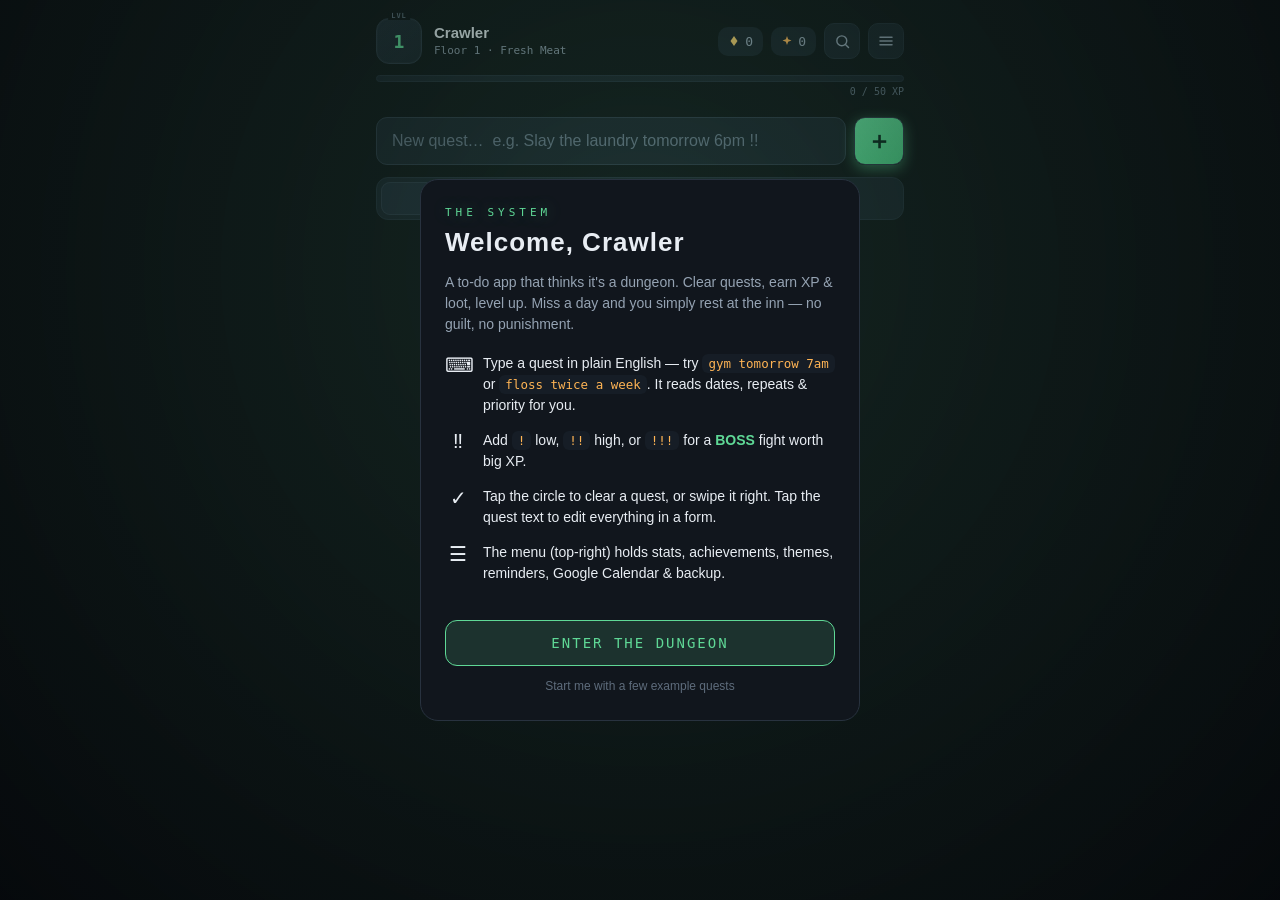
<file: index.html>
<!DOCTYPE html>
<html lang="en">
<head>
  <meta charset="UTF-8" />
  <meta name="viewport" content="width=device-width, initial-scale=1.0, viewport-fit=cover, maximum-scale=1.0, user-scalable=no" />
  <title>CRAWL — The System</title>
  <meta name="description" content="A dungeon-crawler to-do app. Clear your quests, earn loot, level up." />
  <meta name="theme-color" content="#0b0e12" />
  <meta name="mobile-web-app-capable" content="yes" />
  <meta name="apple-mobile-web-app-capable" content="yes" />
  <meta name="apple-mobile-web-app-status-bar-style" content="black-translucent" />
  <meta name="apple-mobile-web-app-title" content="Crawl" />
  <link rel="manifest" href="manifest.webmanifest" />
  <link rel="icon" type="image/png" sizes="32x32" href="icons/favicon-32.png" />
  <link rel="apple-touch-icon" href="icons/apple-touch-icon.png" />
  <link rel="stylesheet" href="styles.css" />
</head>
<body>
  <div id="app">
    <!-- THE SYSTEM HUD -->
    <header id="hud">
      <div class="hud-row">
        <div class="hud-id">
          <button id="avatar" class="avatar" title="Your stats" aria-label="Open stats">
            <span id="avatarLevel">1</span>
          </button>
          <div class="hud-meta">
            <div class="hud-name" id="crawlerName">Crawler</div>
            <div class="hud-title" id="crawlerTitle">Floor 1 · Fresh Meat</div>
          </div>
        </div>
        <div class="hud-stats">
          <div class="stat gold" id="goldStat" title="Gold">
            <span class="stat-ico"><svg viewBox="0 0 24 24" width="12" height="12" fill="currentColor"><path d="M12 2l7 10-7 10-7-10z"/></svg></span><span id="goldVal">0</span>
          </div>
          <div class="stat streak" id="streakStat" title="Daily streak">
            <span class="stat-ico"><svg viewBox="0 0 24 24" width="12" height="12" fill="currentColor"><path d="M12 2l2.3 6.6L21 11l-6.7 2.4L12 20l-2.3-6.6L3 11l6.7-2.4z"/></svg></span><span id="streakVal">0</span>
          </div>
          <button id="searchBtn" class="icon-btn" aria-label="Search quests"><svg viewBox="0 0 24 24" width="17" height="17" fill="none" stroke="currentColor" stroke-width="2" stroke-linecap="round"><circle cx="11" cy="11" r="7"/><line x1="20.5" y1="20.5" x2="16.5" y2="16.5"/></svg></button>
          <button id="menuBtn" class="icon-btn" aria-label="Menu"><svg viewBox="0 0 24 24" width="18" height="18" fill="none" stroke="currentColor" stroke-width="2" stroke-linecap="round"><line x1="4" y1="7" x2="20" y2="7"/><line x1="4" y1="12" x2="20" y2="12"/><line x1="4" y1="17" x2="20" y2="17"/></svg></button>
        </div>
      </div>
      <div class="xp-wrap" title="Experience">
        <div class="xp-bar"><div class="xp-fill" id="xpFill"></div></div>
        <div class="xp-label"><span id="xpText">0 / 50 XP</span></div>
      </div>
    </header>

    <!-- QUICK CAPTURE -->
    <form id="capture" autocomplete="off">
      <input id="captureInput" type="text" inputmode="text"
        placeholder="New quest…  e.g. Slay the laundry tomorrow 6pm !!"
        aria-label="Add a quest" />
      <button type="submit" id="addBtn" aria-label="Add quest">＋</button>
    </form>
    <div id="parsePreview" class="parse-preview" hidden></div>

    <div id="searchWrap" class="search-wrap" hidden>
      <input id="searchInput" type="search" placeholder="Search quests…" aria-label="Search quests" />
    </div>

    <!-- VIEW TABS -->
    <nav id="tabs">
      <button class="tab active" data-view="today">Today<span class="tab-count" id="count-today"></span></button>
      <button class="tab" data-view="upcoming">Upcoming<span class="tab-count" id="count-upcoming"></span></button>
      <button class="tab" data-view="backlog">Anytime<span class="tab-count" id="count-backlog"></span></button>
      <button class="tab" data-view="done">Cleared<span class="tab-count" id="count-done"></span></button>
    </nav>

    <!-- QUEST LIST -->
    <main id="list" aria-live="polite"></main>

    <div id="emptyState" class="empty" hidden></div>
  </div>

  <!-- Floating System log line -->
  <div id="systemLog" class="system-log" aria-live="polite"></div>

  <!-- Toast / loot popups -->
  <div id="toastStack" class="toast-stack"></div>

  <!-- Stats / achievements sheet -->
  <div id="sheet" class="sheet" hidden>
    <div class="sheet-card">
      <button id="sheetClose" class="sheet-close" aria-label="Close">✕</button>
      <div id="sheetBody"></div>
    </div>
  </div>

  <!-- Level-up overlay -->
  <div id="levelup" class="levelup" hidden>
    <div class="levelup-card">
      <div class="lu-flash">LEVEL UP</div>
      <div class="lu-num" id="luNum">2</div>
      <div class="lu-sub" id="luSub">The System acknowledges your effort. Barely.</div>
      <button id="luClose" class="lu-btn">Descend</button>
    </div>
  </div>

  <div id="editModal" class="edit-modal" hidden></div>
  <div id="intro" class="intro" hidden></div>

  <script src="app.js"></script>
</body>
</html>
</file>
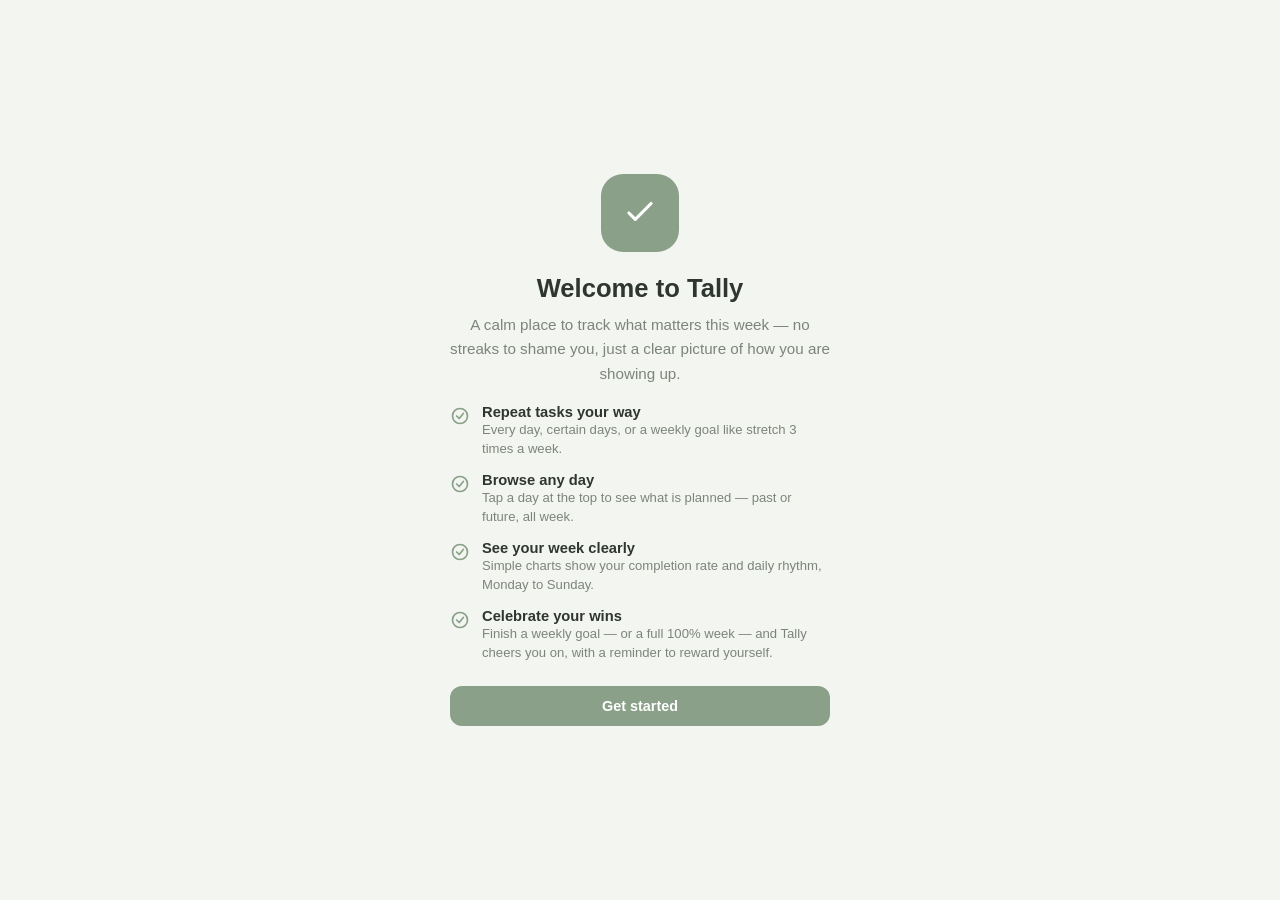
<file: tally/index.html>
<!DOCTYPE html>
<html lang="en">
<head>
  <meta charset="UTF-8" />
  <meta name="viewport" content="width=device-width, initial-scale=1.0, viewport-fit=cover, maximum-scale=1.0, user-scalable=no" />
  <title>Tally</title>
  <meta name="description" content="A calm personal task tracker — daily tasks, weekly goals, and clear charts. Monday to Sunday." />
  <meta name="theme-color" content="#7a8a7c" />
  <meta name="mobile-web-app-capable" content="yes" />
  <meta name="apple-mobile-web-app-capable" content="yes" />
  <meta name="apple-mobile-web-app-status-bar-style" content="default" />
  <meta name="apple-mobile-web-app-title" content="Tally" />
  <link rel="manifest" href="manifest.webmanifest" />
  <link rel="icon" type="image/png" sizes="32x32" href="icons/favicon-32.png" />
  <link rel="apple-touch-icon" href="icons/apple-touch-icon.png" />
  <link rel="stylesheet" href="styles.css" />
</head>
<body>
  <div id="app">
    <!-- HEADER -->
    <header id="top">
      <div class="top-row">
        <div class="top-greeting">
          <div class="greet" id="greet">Hello</div>
          <div class="subgreet" id="weekLabel">This week</div>
        </div>
        <div class="week-dots" id="weekDots" aria-label="Your week, Monday to Sunday"></div>
      </div>
    </header>

    <!-- VIEWS -->
    <main id="main">
      <section class="view" id="view-today" data-view="today"></section>
      <section class="view" id="view-tasks" data-view="tasks" hidden></section>
      <section class="view" id="view-stats" data-view="stats" hidden></section>
      <section class="view" id="view-settings" data-view="settings" hidden></section>
    </main>

    <!-- BOTTOM NAV -->
    <nav id="nav" aria-label="Main tabs">
      <button class="navbtn active" data-view="today" aria-label="Today">
        <svg viewBox="0 0 24 24" width="22" height="22" fill="none" stroke="currentColor" stroke-width="1.7" stroke-linecap="round" stroke-linejoin="round"><path d="M5 12l4 4 10-10"/></svg>
        <span>Today</span>
      </button>
      <button class="navbtn" data-view="tasks" aria-label="Tasks">
        <svg viewBox="0 0 24 24" width="22" height="22" fill="none" stroke="currentColor" stroke-width="1.7" stroke-linecap="round" stroke-linejoin="round"><line x1="8" y1="7" x2="20" y2="7"/><line x1="8" y1="12" x2="20" y2="12"/><line x1="8" y1="17" x2="20" y2="17"/><circle cx="4" cy="7" r="1.2"/><circle cx="4" cy="12" r="1.2"/><circle cx="4" cy="17" r="1.2"/></svg>
        <span>Tasks</span>
      </button>
      <button class="navbtn" data-view="stats" aria-label="Stats">
        <svg viewBox="0 0 24 24" width="22" height="22" fill="none" stroke="currentColor" stroke-width="1.7" stroke-linecap="round" stroke-linejoin="round"><line x1="6" y1="20" x2="6" y2="12"/><line x1="12" y1="20" x2="12" y2="6"/><line x1="18" y1="20" x2="18" y2="9"/></svg>
        <span>Stats</span>
      </button>
      <button class="navbtn" data-view="settings" aria-label="Settings">
        <svg viewBox="0 0 24 24" width="22" height="22" fill="none" stroke="currentColor" stroke-width="1.7" stroke-linecap="round" stroke-linejoin="round"><circle cx="12" cy="12" r="3.2"/><path d="M12 2v3M12 19v3M2 12h3M19 12h3M5 5l2 2M17 17l2 2M19 5l-2 2M7 17l-2 2"/></svg>
        <span>Settings</span>
      </button>
    </nav>
  </div>

  <!-- Floating add button -->
  <button id="fab" aria-label="Add a task">
    <svg viewBox="0 0 24 24" width="26" height="26" fill="none" stroke="currentColor" stroke-width="2" stroke-linecap="round"><line x1="12" y1="5" x2="12" y2="19"/><line x1="5" y1="12" x2="19" y2="12"/></svg>
  </button>

  <!-- Gentle toast -->
  <div id="toast" class="toast" aria-live="polite" hidden></div>

  <!-- Editor sheet (add / edit a task) -->
  <div id="sheet" class="sheet" hidden>
    <div class="sheet-card" role="dialog" aria-modal="true">
      <div class="sheet-grip"></div>
      <div id="sheetBody"></div>
    </div>
  </div>

  <!-- Suggestion / info popover -->
  <div id="infoPop" class="info-pop" hidden></div>

  <!-- Celebration + reward prompt -->
  <div id="celebrate" class="celebrate" hidden></div>

  <!-- Onboarding -->
  <div id="intro" class="intro" hidden></div>

  <script src="app.js"></script>
</body>
</html>
</file>
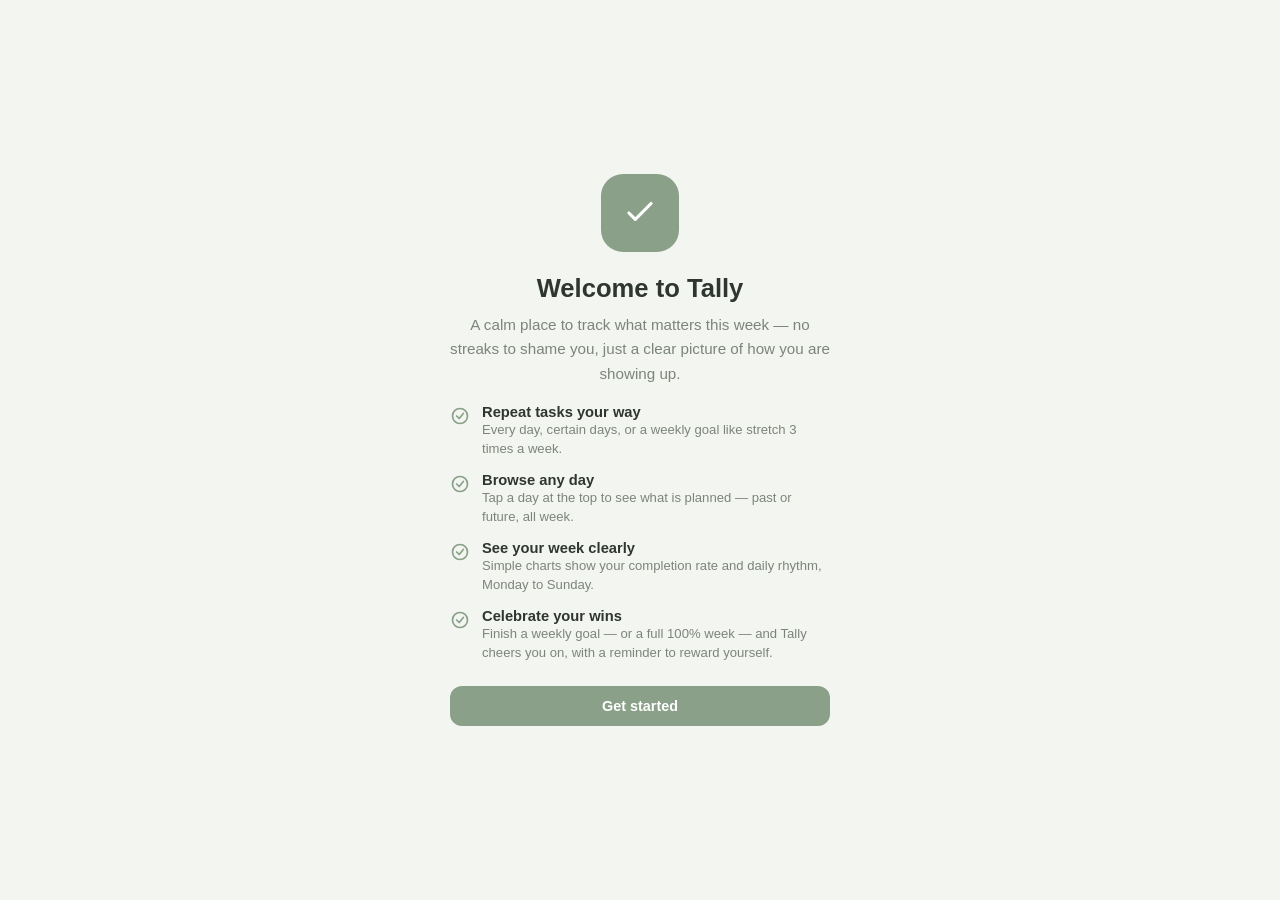
<file: tally/tally-standalone.html>
<!DOCTYPE html>
<html lang="en">
<head>
  <meta charset="UTF-8" />
  <meta name="viewport" content="width=device-width, initial-scale=1.0, viewport-fit=cover, maximum-scale=1.0, user-scalable=no" />
  <title>Tally</title>
  <meta name="description" content="A calm personal task tracker — daily tasks, weekly goals, and clear charts. Monday to Sunday." />
  <meta name="theme-color" content="#7a8a7c" />
  <meta name="mobile-web-app-capable" content="yes" />
  <meta name="apple-mobile-web-app-capable" content="yes" />
  <meta name="apple-mobile-web-app-status-bar-style" content="default" />
  <meta name="apple-mobile-web-app-title" content="Tally" />
  <link rel="icon" type="image/png" sizes="32x32" href="icons/favicon-32.png" />
  <link rel="apple-touch-icon" href="icons/apple-touch-icon.png" />
  <style>
/* ============================================================
   Tally — calm pastel task tracker
   ============================================================ */

/* ---- Theme palettes (pastel / neutral) ---- */
:root,
[data-theme="sage"] {
  --bg: #f3f5f0;
  --surface: #ffffff;
  --surface-2: #eef1ea;
  --text: #2f352f;
  --muted: #7c857b;
  --line: #e3e7df;
  --accent: #8aa088;
  --accent-soft: #dfe8dc;
  --accent-ink: #46553f;
  --ring-track: #e7ebe3;
}
[data-theme="sand"] {
  --bg: #f6f1e9;
  --surface: #fffdf9;
  --surface-2: #f0e9dc;
  --text: #3a342b;
  --muted: #8a8170;
  --line: #e8ddca;
  --accent: #c9a978;
  --accent-soft: #efe3cd;
  --accent-ink: #6f5a36;
  --ring-track: #ece3d2;
}
[data-theme="sky"] {
  --bg: #eef3f6;
  --surface: #ffffff;
  --surface-2: #e6edf2;
  --text: #2b333a;
  --muted: #76828c;
  --line: #dde6ec;
  --accent: #8bb0c9;
  --accent-soft: #dce9f1;
  --accent-ink: #3d5a6e;
  --ring-track: #e2eaf0;
}
[data-theme="blush"] {
  --bg: #f8f0f1;
  --surface: #fffafb;
  --surface-2: #f2e6e8;
  --text: #3a2f31;
  --muted: #8c787c;
  --line: #ecdadd;
  --accent: #d3a1aa;
  --accent-soft: #f0dde1;
  --accent-ink: #774953;
  --ring-track: #efe0e3;
}
[data-theme="lavender"] {
  --bg: #f3f1f7;
  --surface: #fffdff;
  --surface-2: #ebe7f1;
  --text: #322f3a;
  --muted: #807a8c;
  --line: #e3deec;
  --accent: #a99bc9;
  --accent-soft: #e5dff0;
  --accent-ink: #534873;
  --ring-track: #e6e1ee;
}
[data-theme="slate"] {
  --bg: #eef0f1;
  --surface: #ffffff;
  --surface-2: #e6e9eb;
  --text: #2f3336;
  --muted: #798084;
  --line: #dde1e3;
  --accent: #94a2a8;
  --accent-soft: #dfe5e7;
  --accent-ink: #455055;
  --ring-track: #e3e7e9;
}
[data-theme="charcoal"] {
  --bg: #20232a;
  --surface: #2a2e37;
  --surface-2: #313641;
  --text: #e7e9ee;
  --muted: #9aa1ad;
  --line: #3a3f4b;
  --accent: #9db8a6;
  --accent-soft: #34433a;
  --accent-ink: #cfe2d5;
  --ring-track: #3a3f4b;
}

* { box-sizing: border-box; -webkit-tap-highlight-color: transparent; }
html, body { margin: 0; padding: 0; height: 100%; }
[hidden] { display: none !important; }

body {
  font-family: -apple-system, BlinkMacSystemFont, "Segoe UI", Roboto, "Helvetica Neue", Arial, sans-serif;
  background: var(--bg);
  color: var(--text);
  -webkit-font-smoothing: antialiased;
  transition: background .3s ease, color .3s ease;
}

#app {
  max-width: 540px;
  margin: 0 auto;
  min-height: 100vh;
  padding: 0 16px calc(96px + env(safe-area-inset-bottom));
  display: flex;
  flex-direction: column;
}

/* ---- Header ---- */
#top { padding: calc(18px + env(safe-area-inset-top)) 2px 8px; }
.top-row { display: flex; align-items: flex-start; justify-content: space-between; gap: 12px; }
.greet { font-size: 1.45rem; font-weight: 700; letter-spacing: -.02em; }
.subgreet { font-size: .82rem; color: var(--muted); margin-top: 2px; }

.week-dots { display: flex; gap: 6px; padding-top: 6px; }
.wd { width: 28px; display: flex; flex-direction: column; align-items: center; gap: 4px; background: none; border: 0; padding: 2px 0; cursor: pointer; font: inherit; color: inherit; border-radius: 10px; }
.wd:active { transform: scale(.94); }
.wd-lbl { font-size: .6rem; color: var(--muted); font-weight: 600; text-transform: uppercase; letter-spacing: .04em; }
.wd-dot {
  width: 16px; height: 16px; border-radius: 50%;
  background: var(--surface-2); border: 1.5px solid var(--line);
  display: flex; align-items: center; justify-content: center;
}
.wd-dot.has { background: var(--accent-soft); border-color: var(--accent); }
.wd-dot.full { background: var(--accent); border-color: var(--accent); }
.wd-dot.today { box-shadow: 0 0 0 2px var(--bg), 0 0 0 3.5px var(--accent); }
.wd-dot.sel { transform: scale(1.18); border-color: var(--accent-ink); }
.wd:hover .wd-dot { border-color: var(--accent); }
.wd-dot svg { color: var(--accent-ink); }

/* selected-day banner */
.day-banner { display: flex; align-items: center; justify-content: space-between; gap: 10px; background: var(--accent-soft); color: var(--accent-ink); border-radius: 12px; padding: 9px 14px; margin: 6px 0 12px; font-size: .86rem; font-weight: 600; }
.daylink { background: none; border: 0; color: var(--accent-ink); font-weight: 700; font-size: .82rem; cursor: pointer; text-decoration: underline; }
.card.future { opacity: .62; }
.card.future .check { cursor: default; }

/* inline task emoji */
.ttl-ico { display: inline-block; margin-right: 7px; font-size: 1.05rem; line-height: 1; }

/* discreet info button */
.info-btn { flex: none; width: 32px; height: 32px; border-radius: 50%; border: 0; background: none; color: var(--muted); display: flex; align-items: center; justify-content: center; cursor: pointer; opacity: .5; transition: opacity .15s ease, color .15s ease; }
.info-btn:hover, .info-btn:active { opacity: 1; color: var(--accent-ink); }

/* suggestion popover */
.info-pop { position: fixed; inset: 0; z-index: 55; background: rgba(20,22,20,.34); display: flex; align-items: flex-end; justify-content: center; animation: fade .2s ease; }
.info-card { background: var(--bg); width: 100%; max-width: 540px; border-radius: 22px 22px 0 0; padding: 22px 20px calc(24px + env(safe-area-inset-bottom)); animation: slideup .26s cubic-bezier(.2,.8,.2,1); }
.info-head { display: flex; gap: 14px; align-items: center; margin-bottom: 14px; }
.info-emoji { flex: none; width: 52px; height: 52px; border-radius: 16px; background: var(--accent-soft); display: flex; align-items: center; justify-content: center; font-size: 1.7rem; }
.info-title { font-size: 1.1rem; font-weight: 700; }
.info-lead { font-size: .9rem; color: var(--accent-ink); margin-top: 2px; }
.info-points { margin: 0 0 18px; padding-left: 20px; }
.info-points li { font-size: .92rem; line-height: 1.55; color: var(--text); margin-bottom: 8px; }

/* ---- Views ---- */
#main { flex: 1; }
.view { animation: fade .25s ease; }
@keyframes fade { from { opacity: 0; transform: translateY(4px); } to { opacity: 1; transform: none; } }

.section-title {
  font-size: .76rem; font-weight: 700; color: var(--muted);
  text-transform: uppercase; letter-spacing: .06em;
  margin: 18px 4px 8px;
}
.section-title:first-child { margin-top: 6px; }

/* ---- Task cards ---- */
.card {
  background: var(--surface);
  border: 1px solid var(--line);
  border-radius: 16px;
  padding: 14px;
  margin-bottom: 10px;
  display: flex;
  align-items: center;
  gap: 13px;
  transition: transform .12s ease, box-shadow .2s ease, opacity .2s ease;
}
.card:active { transform: scale(.992); }

.check {
  flex: none;
  width: 28px; height: 28px;
  border-radius: 50%;
  border: 2px solid var(--line);
  background: var(--surface);
  display: flex; align-items: center; justify-content: center;
  cursor: pointer;
  color: #fff;
  transition: background .15s ease, border-color .15s ease, transform .15s ease;
}
.check svg { opacity: 0; transition: opacity .15s ease; }
.check.on { background: var(--accent); border-color: var(--accent); }
.check.on svg { opacity: 1; }
.check.count {
  font-size: .9rem; font-weight: 700; color: var(--accent-ink);
  background: var(--accent-soft); border-color: var(--accent-soft);
}

.card-body { flex: 1; min-width: 0; cursor: pointer; }
.card-title { font-size: 1rem; font-weight: 600; line-height: 1.25; }
.card.done .card-title { color: var(--muted); text-decoration: line-through; text-decoration-color: var(--line); }
.card-meta { display: flex; gap: 8px; align-items: center; margin-top: 5px; flex-wrap: wrap; }
.tag {
  font-size: .68rem; font-weight: 600; color: var(--muted);
  background: var(--surface-2); border-radius: 999px; padding: 2px 8px;
}
.tag.accent { color: var(--accent-ink); background: var(--accent-soft); }

/* inline progress bar inside a card */
.miniprog { margin-top: 8px; height: 6px; border-radius: 999px; background: var(--ring-track); overflow: hidden; }
.miniprog > span { display: block; height: 100%; background: var(--accent); border-radius: 999px; transition: width .3s ease; }

/* ---- Empty state ---- */
.empty { text-align: center; padding: 44px 24px; color: var(--muted); }
.empty .big { font-size: 2.2rem; margin-bottom: 10px; }
.empty .lead { font-size: 1rem; font-weight: 600; color: var(--text); margin-bottom: 4px; }
.empty .sub { font-size: .86rem; line-height: 1.5; }

/* ---- Bottom nav ---- */
#nav {
  position: fixed; left: 0; right: 0; bottom: 0;
  background: color-mix(in srgb, var(--surface) 88%, transparent);
  backdrop-filter: blur(12px);
  border-top: 1px solid var(--line);
  display: flex; justify-content: space-around;
  padding: 8px 6px calc(8px + env(safe-area-inset-bottom));
  z-index: 30;
}
.navbtn {
  flex: 1; background: none; border: 0; cursor: pointer;
  display: flex; flex-direction: column; align-items: center; gap: 3px;
  color: var(--muted); font-size: .66rem; font-weight: 600;
  padding: 4px; border-radius: 12px;
  transition: color .15s ease;
}
.navbtn.active { color: var(--accent-ink); }
.navbtn.active svg { color: var(--accent); }

/* ---- FAB ---- */
#fab {
  position: fixed; right: max(18px, calc(50% - 270px + 18px));
  bottom: calc(74px + env(safe-area-inset-bottom));
  width: 56px; height: 56px; border-radius: 18px;
  background: var(--accent); color: #fff; border: 0;
  box-shadow: 0 6px 18px color-mix(in srgb, var(--accent) 45%, transparent);
  display: flex; align-items: center; justify-content: center;
  cursor: pointer; z-index: 31;
  transition: transform .15s ease;
}
#fab:active { transform: scale(.92); }

/* ---- Stats ---- */
.stat-card {
  background: var(--surface); border: 1px solid var(--line);
  border-radius: 18px; padding: 18px; margin-bottom: 12px;
}
.stat-card h3 { margin: 0 0 2px; font-size: .95rem; }
.stat-card .hint { font-size: .78rem; color: var(--muted); margin: 0 0 14px; }
.ring-wrap { display: flex; align-items: center; gap: 18px; }
.ring-fig { flex: none; }
.ring-read { font-size: 2rem; font-weight: 800; letter-spacing: -.02em; }
.ring-sub { font-size: .82rem; color: var(--muted); }
.bigrow { display: flex; gap: 10px; }
.bigrow .stat-card { flex: 1; text-align: center; }
.bignum { font-size: 1.8rem; font-weight: 800; letter-spacing: -.02em; }
.biglbl { font-size: .72rem; color: var(--muted); margin-top: 2px; }

.bars { display: flex; align-items: flex-end; justify-content: space-between; gap: 8px; height: 120px; }
.bar-col { flex: 1; display: flex; flex-direction: column; align-items: center; gap: 6px; height: 100%; justify-content: flex-end; }
.bar { width: 70%; max-width: 26px; background: var(--accent); border-radius: 7px 7px 4px 4px; min-height: 4px; transition: height .4s ease; }
.bar.empty { background: var(--ring-track); }
.bar-lbl { font-size: .62rem; color: var(--muted); font-weight: 600; }
.bar-val { font-size: .62rem; color: var(--muted); }

.tprog { margin-bottom: 14px; }
.tprog:last-child { margin-bottom: 0; }
.tprog-top { display: flex; justify-content: space-between; font-size: .85rem; margin-bottom: 6px; }
.tprog-top .n { color: var(--muted); }
.tprog-bar { height: 8px; border-radius: 999px; background: var(--ring-track); overflow: hidden; }
.tprog-bar > span { display: block; height: 100%; background: var(--accent); border-radius: 999px; transition: width .4s ease; }

/* ---- Settings ---- */
.set-group { background: var(--surface); border: 1px solid var(--line); border-radius: 16px; margin-bottom: 14px; overflow: hidden; }
.set-row { display: flex; align-items: center; justify-content: space-between; gap: 12px; padding: 14px 16px; border-bottom: 1px solid var(--line); }
.set-row:last-child { border-bottom: 0; }
.set-row .lbl { font-size: .92rem; font-weight: 600; }
.set-row .sub { font-size: .76rem; color: var(--muted); margin-top: 2px; }
.set-row .lblwrap { min-width: 0; }

.themes { display: grid; grid-template-columns: repeat(4, 1fr); gap: 10px; padding: 14px 16px; }
.swatch { display: flex; flex-direction: column; align-items: center; gap: 5px; cursor: pointer; border: 0; background: none; }
.swatch .dot { width: 38px; height: 38px; border-radius: 12px; border: 2px solid var(--line); display: flex; align-items: center; justify-content: center; }
.swatch.sel .dot { border-color: var(--accent-ink); box-shadow: 0 0 0 2px var(--surface), 0 0 0 3.5px var(--accent); }
.swatch .nm { font-size: .66rem; color: var(--muted); font-weight: 600; }
.swatch .dot svg { color: #fff; opacity: 0; }
.swatch.sel .dot svg { opacity: 1; }

/* toggle switch */
.switch { position: relative; width: 46px; height: 28px; flex: none; }
.switch input { opacity: 0; width: 0; height: 0; }
.slider { position: absolute; inset: 0; background: var(--surface-2); border: 1px solid var(--line); border-radius: 999px; cursor: pointer; transition: background .2s ease; }
.slider::before { content: ""; position: absolute; width: 22px; height: 22px; left: 2px; top: 2px; background: #fff; border-radius: 50%; box-shadow: 0 1px 3px rgba(0,0,0,.2); transition: transform .2s ease; }
.switch input:checked + .slider { background: var(--accent); border-color: var(--accent); }
.switch input:checked + .slider::before { transform: translateX(18px); }

.btn {
  display: inline-flex; align-items: center; justify-content: center; gap: 8px;
  background: var(--accent); color: #fff; border: 0; border-radius: 12px;
  padding: 12px 16px; font-size: .9rem; font-weight: 700; cursor: pointer;
  transition: transform .12s ease, filter .15s ease;
}
.btn:active { transform: scale(.97); }
.btn.ghost { background: var(--surface-2); color: var(--text); }
.btn.block { display: flex; width: 100%; }
.btn.danger { background: none; color: #b4524f; border: 1px solid var(--line); }
.time-input, .text-input {
  background: var(--surface-2); border: 1px solid var(--line); color: var(--text);
  border-radius: 10px; padding: 9px 11px; font-size: .9rem; font-family: inherit;
}
.about { font-size: .8rem; color: var(--muted); line-height: 1.55; padding: 4px 4px 0; }

/* ---- Sheet (editor) ---- */
.sheet {
  position: fixed; inset: 0; z-index: 50;
  background: rgba(20,22,20,.34);
  display: flex; align-items: flex-end; justify-content: center;
  animation: fade .2s ease;
}
.sheet-card {
  background: var(--bg); width: 100%; max-width: 540px;
  border-radius: 22px 22px 0 0; padding: 10px 18px calc(24px + env(safe-area-inset-bottom));
  max-height: 92vh; overflow-y: auto;
  animation: slideup .26s cubic-bezier(.2,.8,.2,1);
}
@keyframes slideup { from { transform: translateY(100%); } to { transform: none; } }
.sheet-grip { width: 40px; height: 4px; border-radius: 999px; background: var(--line); margin: 4px auto 14px; }
.sheet h2 { margin: 0 0 16px; font-size: 1.2rem; }
.field { margin-bottom: 16px; }
.field > label { display: block; font-size: .78rem; font-weight: 700; color: var(--muted); text-transform: uppercase; letter-spacing: .05em; margin-bottom: 7px; }
.field input[type="text"], .field input[type="number"], .field input[type="time"], .field textarea {
  width: 100%; background: var(--surface); border: 1px solid var(--line); color: var(--text);
  border-radius: 12px; padding: 13px; font-size: 1rem; font-family: inherit;
}
.field textarea { resize: vertical; min-height: 60px; }

.chips { display: flex; flex-wrap: wrap; gap: 8px; }
.chip {
  border: 1px solid var(--line); background: var(--surface); color: var(--text);
  border-radius: 999px; padding: 9px 14px; font-size: .86rem; font-weight: 600; cursor: pointer;
  transition: all .12s ease;
}
.chip.on { background: var(--accent); border-color: var(--accent); color: #fff; }
.daychip { width: 40px; height: 40px; border-radius: 50%; padding: 0; display: inline-flex; align-items: center; justify-content: center; }

.type-grid { display: grid; grid-template-columns: 1fr 1fr; gap: 8px; }
.type-opt {
  border: 1px solid var(--line); background: var(--surface); border-radius: 14px;
  padding: 12px; cursor: pointer; text-align: left; transition: all .12s ease;
}
.type-opt.on { border-color: var(--accent); background: var(--accent-soft); }
.type-opt .t { font-size: .9rem; font-weight: 700; }
.type-opt .d { font-size: .72rem; color: var(--muted); margin-top: 3px; line-height: 1.35; }
.type-opt.on .d { color: var(--accent-ink); }

.stepper { display: inline-flex; align-items: center; gap: 14px; }
.stepper button { width: 40px; height: 40px; border-radius: 12px; border: 1px solid var(--line); background: var(--surface); font-size: 1.3rem; cursor: pointer; color: var(--text); }
.stepper .val { font-size: 1.3rem; font-weight: 800; min-width: 28px; text-align: center; }

.sheet-actions { display: flex; gap: 10px; margin-top: 8px; }
.sheet-actions .btn { flex: 1; }

/* ---- Toast ---- */
.toast {
  position: fixed; left: 50%; transform: translateX(-50%);
  bottom: calc(92px + env(safe-area-inset-bottom));
  background: var(--accent-ink); color: #fff;
  padding: 11px 18px; border-radius: 999px; font-size: .86rem; font-weight: 600;
  z-index: 60; box-shadow: 0 6px 20px rgba(0,0,0,.18);
  animation: toastin .25s ease;
}
@keyframes toastin { from { opacity: 0; transform: translate(-50%, 8px); } to { opacity: 1; transform: translateX(-50%); } }

/* ---- Onboarding ---- */
.intro { position: fixed; inset: 0; z-index: 70; background: var(--bg); display: flex; align-items: center; justify-content: center; padding: 28px; }
.intro-card { max-width: 380px; text-align: center; }
.intro-mark { width: 78px; height: 78px; border-radius: 22px; background: var(--accent); display: flex; align-items: center; justify-content: center; margin: 0 auto 22px; }
.intro h1 { font-size: 1.6rem; margin: 0 0 10px; }
.intro p { color: var(--muted); line-height: 1.6; font-size: .95rem; margin: 0 0 14px; }
.intro .feats { text-align: left; margin: 18px 0 24px; }
.intro .feat { display: flex; gap: 12px; align-items: flex-start; margin-bottom: 14px; }
.intro .feat svg { flex: none; color: var(--accent); margin-top: 2px; }
.intro .feat b { display: block; font-size: .92rem; }
.intro .feat span { font-size: .82rem; color: var(--muted); line-height: 1.45; }

@media (prefers-reduced-motion: reduce) {
  * { animation: none !important; transition: none !important; }
}

/* read-only calendar events */
.cal-event { background: var(--surface-2); }
.cal-ico { flex: none; width: 28px; height: 28px; border-radius: 9px; background: var(--accent-soft); display: flex; align-items: center; justify-content: center; font-size: 1rem; }

/* celebration + reward prompt */
.celebrate { position: fixed; inset: 0; z-index: 75; background: rgba(20,22,20,.42); display: flex; align-items: center; justify-content: center; padding: 24px; animation: fade .2s ease; }
.celebrate-card { background: var(--bg); width: 100%; max-width: 400px; border-radius: 24px; padding: 30px 24px 24px; text-align: center; animation: pop .3s cubic-bezier(.2,.9,.3,1.2); }
@keyframes pop { from { transform: scale(.92); opacity: 0; } to { transform: none; opacity: 1; } }
.celebrate-emoji { font-size: 3.4rem; line-height: 1; margin-bottom: 10px; animation: bounceIn .5s ease; }
@keyframes bounceIn { 0% { transform: scale(0); } 60% { transform: scale(1.25); } 100% { transform: scale(1); } }
.celebrate-title { font-size: 1.35rem; margin: 0 0 8px; }
.celebrate-body { font-size: .95rem; color: var(--text); line-height: 1.55; margin: 0 0 16px; }
.reward-callout { display: flex; gap: 11px; align-items: flex-start; text-align: left; background: var(--accent-soft); color: var(--accent-ink); border-radius: 14px; padding: 13px 14px; font-size: .9rem; font-weight: 600; line-height: 1.45; margin-bottom: 14px; }
.reward-ico { font-size: 1.25rem; line-height: 1.2; }
.celebrate-why { font-size: .82rem; color: var(--muted); line-height: 1.55; text-align: left; margin: 0 0 20px; }
.reward-hint { font-size: .78rem; color: var(--muted); line-height: 1.5; margin-top: 14px; padding-top: 14px; border-top: 1px solid var(--line); }

/* date pickers + date tags */
.date-row { display: flex; gap: 10px; }
.date-col { flex: 1; display: flex; flex-direction: column; gap: 5px; }
.date-lbl { font-size: .72rem; font-weight: 700; color: var(--muted); text-transform: uppercase; letter-spacing: .04em; }
.date-col input[type="date"] { width: 100%; background: var(--surface); border: 1px solid var(--line); color: var(--text); border-radius: 12px; padding: 11px; font-size: .95rem; font-family: inherit; }
.tag.overdue { color: #b4524f; background: color-mix(in srgb, #b4524f 13%, transparent); font-weight: 700; }

/* smart suggestions (AI) */
.ai-loading { font-size: .9rem; color: var(--muted); padding: 4px 2px; }
.ai-card { background: var(--accent-soft); border-radius: 14px; padding: 14px; }
.ai-text { font-size: .95rem; line-height: 1.6; color: var(--accent-ink); }
.ai-badge { display: inline-flex; align-items: center; gap: 6px; margin-top: 12px; background: var(--surface); color: var(--accent-ink); border-radius: 999px; padding: 5px 11px; font-size: .72rem; font-weight: 700; }

/* proactive check-in + AI editor controls + feedback */
.proactive { background: var(--accent-soft); border-radius: 16px; padding: 14px; margin-bottom: 12px; }
.pro-row { display: flex; gap: 10px; align-items: flex-start; }
.pro-ico { font-size: 1.3rem; line-height: 1.1; }
.pro-text { font-size: .92rem; line-height: 1.5; color: var(--accent-ink); }
.pro-acts { display: flex; gap: 8px; margin-top: 12px; }
.pro-acts .btn { flex: 1; }
.ai-row { display: flex; gap: 8px; margin-top: 8px; }
.ai-row .btn { flex: 1; }
.fb-text { width: 100%; min-height: 96px; background: var(--surface); border: 1px solid var(--line); color: var(--text); border-radius: 12px; padding: 12px; font-size: 1rem; font-family: inherit; resize: vertical; margin-bottom: 14px; }

/* multi-question help chips + wrapped AI text */
.help-chips { display: flex; flex-wrap: wrap; gap: 8px; }
.help-chips .chip { font-size: .85rem; }
.ai-text { white-space: pre-wrap; }

.ai-row { flex-wrap: wrap; }
.ai-row .btn { flex: 1 1 30%; }

/* ---- advanced Stats coach ---- */
.insights { display: flex; flex-direction: column; gap: 6px; margin: 8px 0 4px; }
.insight { font-size: .9rem; color: var(--text); background: var(--surface-2); border-radius: 10px; padding: 8px 11px; line-height: 1.4; }
.ask-wrap { display: flex; gap: 8px; margin-top: 10px; }
.ask-input { flex: 1; min-width: 0; border: 1px solid var(--line); background: var(--surface); color: var(--text); border-radius: 12px; padding: 10px 12px; font: inherit; font-size: .92rem; }
.ask-input:focus { outline: none; border-color: var(--accent); }
.ask-wrap .btn { flex: none; }
.ai-q { font-size: .82rem; color: var(--muted); font-weight: 600; margin-bottom: 6px; }

.ai-refresh { color: var(--accent-ink); text-decoration: underline; cursor: pointer; }

.ai-hint { font-size: .72rem; color: var(--muted); margin-top: 7px; line-height: 1.4; }

</style>
</head>
<body>
  <div id="app">
    <!-- HEADER -->
    <header id="top">
      <div class="top-row">
        <div class="top-greeting">
          <div class="greet" id="greet">Hello</div>
          <div class="subgreet" id="weekLabel">This week</div>
        </div>
        <div class="week-dots" id="weekDots" aria-label="Your week, Monday to Sunday"></div>
      </div>
    </header>

    <!-- VIEWS -->
    <main id="main">
      <section class="view" id="view-today" data-view="today"></section>
      <section class="view" id="view-tasks" data-view="tasks" hidden></section>
      <section class="view" id="view-stats" data-view="stats" hidden></section>
      <section class="view" id="view-settings" data-view="settings" hidden></section>
    </main>

    <!-- BOTTOM NAV -->
    <nav id="nav" aria-label="Main tabs">
      <button class="navbtn active" data-view="today" aria-label="Today">
        <svg viewBox="0 0 24 24" width="22" height="22" fill="none" stroke="currentColor" stroke-width="1.7" stroke-linecap="round" stroke-linejoin="round"><path d="M5 12l4 4 10-10"/></svg>
        <span>Today</span>
      </button>
      <button class="navbtn" data-view="tasks" aria-label="Tasks">
        <svg viewBox="0 0 24 24" width="22" height="22" fill="none" stroke="currentColor" stroke-width="1.7" stroke-linecap="round" stroke-linejoin="round"><line x1="8" y1="7" x2="20" y2="7"/><line x1="8" y1="12" x2="20" y2="12"/><line x1="8" y1="17" x2="20" y2="17"/><circle cx="4" cy="7" r="1.2"/><circle cx="4" cy="12" r="1.2"/><circle cx="4" cy="17" r="1.2"/></svg>
        <span>Tasks</span>
      </button>
      <button class="navbtn" data-view="stats" aria-label="Stats">
        <svg viewBox="0 0 24 24" width="22" height="22" fill="none" stroke="currentColor" stroke-width="1.7" stroke-linecap="round" stroke-linejoin="round"><line x1="6" y1="20" x2="6" y2="12"/><line x1="12" y1="20" x2="12" y2="6"/><line x1="18" y1="20" x2="18" y2="9"/></svg>
        <span>Stats</span>
      </button>
      <button class="navbtn" data-view="settings" aria-label="Settings">
        <svg viewBox="0 0 24 24" width="22" height="22" fill="none" stroke="currentColor" stroke-width="1.7" stroke-linecap="round" stroke-linejoin="round"><circle cx="12" cy="12" r="3.2"/><path d="M12 2v3M12 19v3M2 12h3M19 12h3M5 5l2 2M17 17l2 2M19 5l-2 2M7 17l-2 2"/></svg>
        <span>Settings</span>
      </button>
    </nav>
  </div>

  <!-- Floating add button -->
  <button id="fab" aria-label="Add a task">
    <svg viewBox="0 0 24 24" width="26" height="26" fill="none" stroke="currentColor" stroke-width="2" stroke-linecap="round"><line x1="12" y1="5" x2="12" y2="19"/><line x1="5" y1="12" x2="19" y2="12"/></svg>
  </button>

  <!-- Gentle toast -->
  <div id="toast" class="toast" aria-live="polite" hidden></div>

  <!-- Editor sheet (add / edit a task) -->
  <div id="sheet" class="sheet" hidden>
    <div class="sheet-card" role="dialog" aria-modal="true">
      <div class="sheet-grip"></div>
      <div id="sheetBody"></div>
    </div>
  </div>

  <!-- Suggestion / info popover -->
  <div id="infoPop" class="info-pop" hidden></div>

  <!-- Celebration + reward prompt -->
  <div id="celebrate" class="celebrate" hidden></div>

  <!-- Onboarding -->
  <div id="intro" class="intro" hidden></div>

  <script>
/* ============================================================
   Tally — calm personal task tracker.  Vanilla JS, no deps.
   ============================================================ */

const STORE_KEY = 'tally.v1';
const THEMES = ['sage', 'sand', 'sky', 'blush', 'lavender', 'slate', 'charcoal'];
const DOW_SHORT = ['Mon', 'Tue', 'Wed', 'Thu', 'Fri', 'Sat', 'Sun']; // index 0..6 => Mon..Sun
const DOW_LONG = ['Monday', 'Tuesday', 'Wednesday', 'Thursday', 'Friday', 'Saturday', 'Sunday'];

let S = null;
let currentView = 'today';
let editingId = null;
let lastUndo = null;        // { taskId, ts } for undo
let reminderTimer = null;
let viewDayKey = null;      // null => live "today"; otherwise a YYYY-MM-DD within this week

/* ---------------- Auto-icons + encouraging tips ----------------
   Curated keyword->icon dictionary (matched as word-prefixes against the
   task title). Order matters: more specific entries come first. Each entry
   maps to an emoji + a tip key used by the discreet info button.
----------------------------------------------------------------- */
const ICONS = [
  { kw: ['plant', 'garden', 'flower', 'repot'], emoji: '🪴', tip: 'nature' },
  { kw: ['water', 'hydrat', 'drink'], emoji: '💧', tip: 'hydration' },
  { kw: ['coffee'], emoji: '☕', tip: 'coffee' },
  { kw: ['tea'], emoji: '🍵', tip: 'coffee' },
  { kw: ['run', 'jog', 'sprint', 'marathon', 'parkrun'], emoji: '🏃', tip: 'movement' },
  { kw: ['walk', 'steps', 'stroll'], emoji: '🚶', tip: 'movement' },
  { kw: ['yoga'], emoji: '🧘', tip: 'movement' },
  { kw: ['stretch', 'mobility', 'physio', 'rehab'], emoji: '🤸', tip: 'movement' },
  { kw: ['pilates', 'calisthenic', 'callisthenic', 'core workout', 'bodyweight', 'gymnastics'], emoji: '🤸', tip: 'movement' },
  { kw: ['gym', 'workout', 'lift', 'weight', 'exercise', 'train', 'pushup', 'press-up', 'plank', 'hiit', 'crossfit', 'bootcamp', 'strength', 'squat', 'lunge', 'situp', 'sit-up', 'burpee', 'kettlebell', 'dumbbell', 'deadlift', 'treadmill', 'elliptical', 'spin class'], emoji: '🏋️', tip: 'movement' },
  { kw: ['swim'], emoji: '🏊', tip: 'movement' },
  { kw: ['bike', 'cycl'], emoji: '🚴', tip: 'movement' },
  { kw: ['climb', 'bouldering'], emoji: '🧗', tip: 'movement' },
  { kw: ['dance', 'dancing', 'zumba', 'ballet', 'barre'], emoji: '💃', tip: 'movement' },
  { kw: ['boxing', 'kickbox', 'sparring', 'martial', 'karate', 'judo', 'taekwondo', 'jiu', 'mma'], emoji: '🥊', tip: 'movement' },
  { kw: ['row', 'rowing', 'kayak', 'canoe', 'paddleboard'], emoji: '🚣', tip: 'movement' },
  { kw: ['surf'], emoji: '🏄', tip: 'movement' },
  { kw: ['football', 'soccer'], emoji: '⚽', tip: 'movement' },
  { kw: ['basketball', 'netball'], emoji: '🏀', tip: 'movement' },
  { kw: ['tennis', 'padel', 'badminton', 'squash'], emoji: '🎾', tip: 'movement' },
  { kw: ['table tennis', 'ping pong'], emoji: '🏓', tip: 'movement' },
  { kw: ['golf'], emoji: '⛳', tip: 'movement' },
  { kw: ['cricket'], emoji: '🏏', tip: 'movement' },
  { kw: ['rugby'], emoji: '🏉', tip: 'movement' },
  { kw: ['skiing', 'snowboard'], emoji: '🎿', tip: 'movement' },
  { kw: ['skate', 'skateboard', 'rollerblade'], emoji: '🛹', tip: 'movement' },
  { kw: ['sport'], emoji: '🏅', tip: 'movement' },
  { kw: ['meditat', 'breath', 'mindful'], emoji: '🧘', tip: 'mind' },
  { kw: ['pray', 'scripture', 'church', 'bible', 'worship'], emoji: '🙏', tip: 'mind' },
  { kw: ['therapy', 'therapist', 'counsel'], emoji: '🧠', tip: 'mind' },
  { kw: ['sleep', 'nap', 'bedtime', 'lights out'], emoji: '😴', tip: 'sleep' },
  { kw: ['read', 'book', 'chapter'], emoji: '📖', tip: 'reading' },
  { kw: ['study', 'revis', 'homework', 'learn', 'course', 'lecture'], emoji: '📚', tip: 'study' },
  { kw: ['podcast', 'audiobook'], emoji: '🎧', tip: 'reading' },
  { kw: ['news', 'newspaper'], emoji: '📰', tip: 'reading' },
  { kw: ['languag', 'spanish', 'french', 'german', 'italian', 'duolingo'], emoji: '🗣️', tip: 'language' },
  { kw: ['journal', 'diary', 'gratitude'], emoji: '📓', tip: 'journal' },
  { kw: ['writ', 'blog'], emoji: '✍️', tip: 'journal' },
  { kw: ['draw', 'paint', 'sketch', 'art', 'craft', 'knit', 'crochet', 'sew'], emoji: '🎨', tip: 'practice' },
  { kw: ['hobby', 'hobbies', 'pottery', 'ceramics', 'origami', 'calligraphy', 'scrapbook', 'woodwork', 'whittl', 'model kit', 'lego'], emoji: '🎨', tip: 'practice' },
  { kw: ['photo', 'camera', 'photograph'], emoji: '📷', tip: 'practice' },
  { kw: ['piano', 'guitar', 'music', 'practi', 'sing', 'violin', 'drums'], emoji: '🎵', tip: 'practice' },
  { kw: ['puzzle', 'jigsaw', 'crossword', 'sudoku', 'chess', 'board game', 'wordle'], emoji: '🧩', tip: 'selfcare' },
  { kw: ['game', 'gaming', 'xbox', 'playstation'], emoji: '🎮', tip: 'selfcare' },
  { kw: ['movie', 'netflix', 'cinema'], emoji: '🎬', tip: 'selfcare' },
  { kw: ['floss', 'brush', 'teeth', 'dental'], emoji: '🦷', tip: 'dental' },
  { kw: ['skincare', 'skin care', 'moisturi', 'serum', 'sunscreen', 'spf'], emoji: '🧴', tip: 'selfcare' },
  { kw: ['shower', 'bath'], emoji: '🚿', tip: 'selfcare' },
  { kw: ['haircut', 'barber', 'salon', 'nails', 'shave'], emoji: '💇', tip: 'selfcare' },
  { kw: ['makeup', 'make-up'], emoji: '💄', tip: 'selfcare' },
  { kw: ['spa day', 'sauna', 'hot tub', 'massage'], emoji: '🧖', tip: 'selfcare' },
  { kw: ['relax', 'unwind', 'me time', 'me-time', 'self-care', 'rest day', 'wind down', 'leisure'], emoji: '🌿', tip: 'selfcare' },
  { kw: ['doctor', 'dentist', 'appointment', 'appt', 'clinic'], emoji: '🩺', tip: 'health' },
  { kw: ['pill', 'meds', 'medic', 'supplement', 'vitamin'], emoji: '💊', tip: 'meds' },
  { kw: ['cook', 'meal', 'breakfast', 'lunch', 'dinner', 'bake'], emoji: '🍳', tip: 'nutrition' },
  { kw: ['fruit', 'veg', 'salad', 'greens', 'recipe', 'snack', 'smoothie'], emoji: '🥗', tip: 'nutrition' },
  { kw: ['laundry', 'iron', 'ironing'], emoji: '🧺', tip: 'chores' },
  { kw: ['dishes', 'dishwash'], emoji: '🍽️', tip: 'chores' },
  { kw: ['clean', 'tidy', 'vacuum', 'hoover', 'declutter', 'wash', 'mop', 'make bed'], emoji: '🧹', tip: 'chores' },
  { kw: ['bin', 'bins', 'rubbish', 'trash', 'recycle', 'recycling'], emoji: '🗑️', tip: 'chores' },
  { kw: ['fix', 'repair', 'diy', 'assemble'], emoji: '🔧', tip: 'work' },
  { kw: ['mow', 'lawn', 'weed', 'rake'], emoji: '🌿', tip: 'nature' },
  { kw: ['nature', 'outdoor', 'outside', 'fresh air', 'park', 'hike'], emoji: '🌳', tip: 'nature' },
  { kw: ['camping', 'campsite'], emoji: '🏕️', tip: 'nature' },
  { kw: ['fishing', 'angling'], emoji: '🎣', tip: 'nature' },
  { kw: ['birdwatch', 'birding'], emoji: '🐦', tip: 'nature' },
  { kw: ['dog'], emoji: '🐕', tip: 'pet' },
  { kw: ['cat'], emoji: '🐈', tip: 'pet' },
  { kw: ['pet', 'litter'], emoji: '🐾', tip: 'pet' },
  { kw: ['call', 'phone', 'ring'], emoji: '📞', tip: 'social' },
  { kw: ['text', 'message'], emoji: '💬', tip: 'social' },
  { kw: ['famil', 'mum', 'mom', 'dad', 'parent', 'partner', 'friend', 'sister', 'brother', 'grandma', 'grandpa'], emoji: '💛', tip: 'social' },
  { kw: ['kids', 'children', 'baby', 'school run', 'nursery', 'playdate'], emoji: '🧸', tip: 'social' },
  { kw: ['date night', 'anniversary dinner'], emoji: '💞', tip: 'social' },
  { kw: ['birthday', 'gift', 'anniversary'], emoji: '🎁', tip: 'social' },
  { kw: ['volunteer', 'charity', 'donate'], emoji: '🤝', tip: 'social' },
  { kw: ['email', 'inbox'], emoji: '✉️', tip: 'work' },
  { kw: ['meeting', 'standup'], emoji: '📅', tip: 'work' },
  { kw: ['code', 'coding', 'program', 'debug'], emoji: '💻', tip: 'work' },
  { kw: ['clothes', 'shop', 'shopping', 'outfit', 'wardrobe', 'shoes'], emoji: '🛍️', tip: 'shopping' },
  { kw: ['grocer', 'supermarket', 'food shop'], emoji: '🛒', tip: 'errands' },
  { kw: ['errand', 'post office', 'pharmacy', 'returns'], emoji: '🧾', tip: 'errands' },
  { kw: ['travel', 'holiday', 'vacation', 'flight', 'plane', 'airport', 'pack', 'hotel'], emoji: '✈️', tip: 'travel' },
  { kw: ['car', 'drive', 'fuel', 'petrol', 'tyre'], emoji: '🚗', tip: 'car' },
  { kw: ['pay', 'bill', 'rent', 'budget', 'saving', 'money', 'invoice', 'finance'], emoji: '💰', tip: 'finance' },
  { kw: ['investment', 'investing', 'stocks', 'shares', 'trading', 'portfolio', 'crypto', 'pension', 'isa'], emoji: '📈', tip: 'finance' },
  { kw: ['plan', 'organi', 'schedule', 'todo', 'to-do'], emoji: '🗂️', tip: 'work' },
  { kw: ['work', 'report', 'project', 'admin'], emoji: '💼', tip: 'work' }
];

const TIPS = {
  hydration: { lead: 'Small sips add up. 💧', points: ['Even mild hydration supports focus, mood and steady energy.', 'Keep a glass where you’ll see it — a visible cue makes it easy.'] },
  movement: { lead: 'Every bit of movement counts.', points: ['Moving your body lifts your mood and clears your head — even five minutes helps.', 'Done beats perfect. Show up, keep it light, be proud you moved.'] },
  mind: { lead: 'A few slow breaths is enough to begin.', points: ['Short, regular practice gently calms the nervous system over time.', 'You don’t need to “empty your mind” — simply noticing is the practice.'] },
  sleep: { lead: 'Rest is productive too.', points: ['A steady wind-down tells your body it’s safe to switch off.', 'Dimming screens before bed makes falling asleep easier.'] },
  reading: { lead: 'A single page is still progress.', points: ['Regular reading sharpens focus and eases stress.', 'Leave the book somewhere visible — momentum loves a cue.'] },
  study: { lead: 'Consistency beats cramming.', points: ['Short, frequent sessions help things actually stick.', 'Start before you feel ready — beginning is the hardest part.'] },
  journal: { lead: 'A line a day is plenty.', points: ['Noting a few good moments trains your attention toward them.', 'No need for polished prose — bullet points count.'] },
  dental: { lead: 'Tiny habit, real payoff.', points: ['Daily brushing and flossing protect your gums and overall health.', 'Pair it with something you already do so it sticks.'] },
  selfcare: { lead: 'Caring for yourself isn’t a luxury.', points: ['Small rituals are steadying anchors in a busy day.', 'Be as kind to yourself as you’d be to a good friend.'] },
  meds: { lead: 'Future-you says thank you.', points: ['Taking it at the same time each day makes it automatic.', 'Keep it beside something you use daily as a gentle reminder.'] },
  nutrition: { lead: 'Add, don’t restrict.', points: ['One extra serving of veg or fruit is a genuine win.', 'Cooking at home is a quiet act of self-care — and it counts.'] },
  chores: { lead: 'A tidy space, a calmer mind.', points: ['Five focused minutes is often enough to break the inertia.', 'Done in small pieces still gets done.'] },
  nature: { lead: 'A little green goes a long way.', points: ['Time outdoors lifts mood and lowers stress.', 'Morning daylight helps you sleep better that night.'] },
  pet: { lead: 'They’re lucky to have you.', points: ['Caring routines are good for them and grounding for you.', 'A walk together counts as movement, too.'] },
  social: { lead: 'Connection is a real need, not a nicety.', points: ['A short hello can lift two people’s days at once.', 'Reaching out builds the support you’ll be glad to have later.'] },
  work: { lead: 'Start small, build momentum.', points: ['Two minutes in often turns into real progress.', 'One clear next step beats a vague, looming task.'] },
  finance: { lead: 'Small, steady steps build security.', points: ['Handling it now saves a lot of future stress.', 'Automate what you can so it quietly takes care of itself.'] },
  practice: { lead: 'Skill grows in small, regular reps.', points: ['Short daily practice outperforms rare long sessions.', 'Enjoy the process — that’s what keeps you coming back.'] },
  language: { lead: 'A few words a day compounds.', points: ['Tiny, daily exposure beats the occasional marathon.', 'Mistakes are how it sticks — keep going.'] },
  coffee: { lead: 'A warm moment to yourself.', points: ['A mindful pause with your drink is a small daily reset.', 'Pairing it with water keeps you comfortably hydrated.'] },
  shopping: { lead: 'A little planning makes shopping calmer.', points: ['A quick list keeps it focused — and saves money.', 'Buying what you genuinely need is care, not indulgence.'] },
  errands: { lead: 'Knock the little jobs out together.', points: ['Batching errands saves time and mental load.', 'One small errand done is one less thing on your mind.'] },
  travel: { lead: 'A bit of prep, a smoother trip.', points: ['Packing a little early turns travel from stressful to exciting.', 'Trips and breaks recharge you — they are not time wasted.'] },
  car: { lead: 'A cared-for car is one less worry.', points: ['Small upkeep now prevents bigger costs later.', 'Future-you will be glad you sorted it.'] },
  health: { lead: 'Your health deserves to be a priority.', points: ['Booking and keeping appointments is real self-care.', 'A quick check now brings peace of mind.'] },
  generic: { lead: 'Showing up is the whole game.', points: ['Small actions, repeated, quietly become who you are.', 'Be proud of consistency over intensity.'] }
};

function matchIcon(title) {
  const s = (title || '').toLowerCase();
  for (const e of ICONS) { for (const k of e.kw) { if (new RegExp('\\b' + k.replace(/[.*+?^${}()|[\]\\]/g, '\\$&')).test(s)) return e; } }
  return null;
}
function taskIcon(t) { const m = matchIcon(t.title); return m ? m.emoji : ''; }
function getTip(title) { const m = matchIcon(title); return TIPS[(m && m.tip) || 'generic']; }

/* ---------------- Date helpers (local, Monday-start) ---------------- */
function pad(n) { return n < 10 ? '0' + n : '' + n; }
function dateKey(d) { return d.getFullYear() + '-' + pad(d.getMonth() + 1) + '-' + pad(d.getDate()); }
function todayKey() { return dateKey(new Date()); }
// Monday = 0 ... Sunday = 6
function dowMon(d) { return (d.getDay() + 6) % 7; }
function mondayOf(d) { const x = new Date(d); x.setHours(0, 0, 0, 0); x.setDate(x.getDate() - dowMon(x)); return x; }
function weekKey(d) { return dateKey(mondayOf(d || new Date())); }
function weekDates(ref) { const m = mondayOf(ref || new Date()); return Array.from({ length: 7 }, (_, i) => { const x = new Date(m); x.setDate(m.getDate() + i); return x; }); }
function sameWeek(k, ref) { return weekKey(new Date(k)) === weekKey(ref || new Date()); }

/* ---------------- State ---------------- */
function defaultState() {
  return {
    version: 1,
    tasks: [],
    settings: { theme: 'sage', notify: false, reminderTime: '20:00', name: '', lastNotifyDay: '', gcalConnected: false, gcalShow: true, gcalClientId: '', celebratedWeek: '', syncEnabled: false, aiEnabled: false, proactiveDismiss: '', reflectDismiss: '' },
    onboarded: false,
    createdAt: Date.now(),
    updatedAt: Date.now()
  };
}
function load() {
  try { const raw = localStorage.getItem(STORE_KEY); if (raw) S = Object.assign(defaultState(), JSON.parse(raw)); } catch (e) {}
  if (!S) S = defaultState();
  if (!S.settings) S.settings = defaultState().settings;
  if (!Array.isArray(S.tasks)) S.tasks = [];
}
function save() { S.updatedAt = Date.now(); try { localStorage.setItem(STORE_KEY, JSON.stringify(S)); } catch (e) {} if (typeof fbSchedulePush === 'function') fbSchedulePush(); }
function uid() { return 't' + Date.now().toString(36) + Math.random().toString(36).slice(2, 6); }

/* ---------------- Task model helpers ----------------
   task = { id, title, type:'daily'|'weekdays'|'weekly'|'finite',
            days:[0..6], target:N, completions:[ISO...], archived:bool, createdAt }
-------------------------------------------------------- */
function newTask(o) {
  return Object.assign({ id: uid(), title: '', type: 'daily', days: [], target: 3, completions: [], archived: false, startDate: '', dueDate: '', createdAt: Date.now() }, o);
}
function compsOn(t, key) { return (t.completions || []).filter(ts => dateKey(new Date(ts)) === key).length; }
function compsThisWeek(t, ref) { return (t.completions || []).filter(ts => sameWeek(dateKey(new Date(ts)), ref)).length; }
function totalComps(t) { return (t.completions || []).length; }
function doneToday(t) { return compsOn(t, todayKey()) > 0; }

// Is the task expected to appear in Today's list at all?
function scheduledToday(t) {
  if (t.archived) return false;
  if (t.startDate && todayKey() < t.startDate) return false;
  if (t.type === 'daily') return true;
  if (t.type === 'weekdays') return (t.days || []).includes(dowMon(new Date()));
  if (t.type === 'weekly') return true;       // always available to log toward the week
  if (t.type === 'finite') return true;
  return false;
}
// Is this card "done" in the Today context?
function isDoneInToday(t) {
  if (t.type === 'daily' || t.type === 'weekdays') return doneToday(t);
  if (t.type === 'weekly') return compsThisWeek(t) >= t.target;
  if (t.type === 'finite') return totalComps(t) >= t.target;
  return false;
}

/* ---- Selected-day helpers (browse any day this week) ---- */
function activeDayKey() { return viewDayKey || todayKey(); }
function scheduledOnDate(t, d) {
  if (t.archived) return false;
  if (t.startDate && dateKey(d) < t.startDate) return false;
  if (t.type === 'daily') return true;
  if (t.type === 'weekdays') return (t.days || []).includes(dowMon(d));
  // weekly / finite goals are week-level — only surface them on the live "today" view
  if (t.type === 'weekly') return compsThisWeek(t) < t.target;
  if (t.type === 'finite') return totalComps(t) < t.target;
  return false;
}
function dayDone(t, day) {
  if (t.type === 'weekly') return compsThisWeek(t) >= t.target;
  if (t.type === 'finite') return totalComps(t) >= t.target;
  return compsOn(t, day.key) > 0;
}
function logOnDate(t, key) {
  const has = compsOn(t, key) > 0;
  let added = false;
  if (has) t.completions = (t.completions || []).filter(ts => dateKey(new Date(ts)) !== key);
  else { t.completions.push(new Date(key + 'T12:00:00').toISOString()); added = true; celebrate(t); }
  save(); renderCurrent(); renderHeader();
  if (added) runCelebrations(null);
}
function selectDay(idx) {
  if (idx === null) viewDayKey = null;
  else { const k = dateKey(weekDates()[idx]); viewDayKey = (k === todayKey() ? null : k); }
  renderHeader();
  if (currentView !== 'today') setView('today'); else renderToday();
}

/* ---------------- Actions ---------------- */
function logTask(t) {
  const k = todayKey();
  let added = false, reachedWeekly = null;
  if (t.type === 'daily' || t.type === 'weekdays') {
    if (doneToday(t)) {
      t.completions = (t.completions || []).filter(ts => dateKey(new Date(ts)) !== k);
    } else {
      t.completions.push(new Date().toISOString()); added = true; celebrate(t);
    }
  } else {
    t.completions.push(new Date().toISOString()); added = true;
    lastUndo = { taskId: t.id, ts: t.completions[t.completions.length - 1] };
    if (t.type === 'finite' && totalComps(t) >= t.target) { t.archived = true; toast('Goal complete \u2014 beautifully done.'); }
    else if (t.type === 'weekly' && compsThisWeek(t) === t.target) { reachedWeekly = t; }
    else { toast('Logged \u00b7 tap to undo', () => undoLast()); }
    celebrate(t);
  }
  save(); renderCurrent(); renderHeader();
  if (added) runCelebrations(reachedWeekly);
}
function undoLast() {
  if (!lastUndo) return;
  const t = S.tasks.find(x => x.id === lastUndo.taskId);
  if (t) { t.completions = t.completions.filter(ts => ts !== lastUndo.ts); if (t.archived && totalComps(t) < t.target) t.archived = false; save(); renderCurrent(); renderHeader(); }
  lastUndo = null;
}
function celebrate(t) { if (navigator.vibrate) { try { navigator.vibrate(12); } catch (e) {} } }

function addTask(o) { const t = newTask(o); S.tasks.push(t); save(); return t; }
function deleteTask(id) { S.tasks = S.tasks.filter(t => t.id !== id); save(); }

/* ---------------- Lightweight quick parse for the add field ---------------- */
function parseQuick(text) {
  const res = { title: text.trim(), type: 'daily', days: [], target: 3 };
  let s = ' ' + text.toLowerCase() + ' ';
  const dayMap = { mon: 0, monday: 0, tue: 1, tues: 1, tuesday: 1, wed: 2, weds: 2, wednesday: 2, thu: 3, thur: 3, thurs: 3, thursday: 3, fri: 4, friday: 4, sat: 5, saturday: 5, sun: 6, sunday: 6 };
  let matched = false;
  // "N times a week" / "Nx a week" / "N a week"
  let m = s.match(/(\d+)\s*(?:x|times)?\s*(?:a|per|\/)\s*week/);
  if (m) { res.type = 'weekly'; res.target = Math.max(1, parseInt(m[1], 10)); matched = true; res.title = clean(text, m[0]); }
  // "N times total" / "N times then done"
  if (!matched) { m = s.match(/(\d+)\s*times(?:\s*(?:total|in all|then\s*done))/); if (m) { res.type = 'finite'; res.target = Math.max(1, parseInt(m[1], 10)); matched = true; res.title = clean(text, m[0]); } }
  if (!matched && /\bweekdays\b/.test(s)) { res.type = 'weekdays'; res.days = [0, 1, 2, 3, 4]; matched = true; res.title = clean(text, 'weekdays'); }
  if (!matched && /\bweekends?\b/.test(s)) { res.type = 'weekdays'; res.days = [5, 6]; matched = true; res.title = clean(text, 'weekend'); }
  if (!matched && (/\bevery\s*day\b/.test(s) || /\bdaily\b/.test(s))) { res.type = 'daily'; matched = true; res.title = clean(text, /every\s*day|daily/i); }
  if (!matched) {
    const found = [];
    Object.keys(dayMap).forEach(k => { if (new RegExp('\\b' + k + '\\b').test(s)) found.push(dayMap[k]); });
    if (found.length) { res.type = 'weekdays'; res.days = [...new Set(found)].sort((a, b) => a - b); matched = true; }
  }
  if (!res.title) res.title = text.trim();
  return res;
}
function clean(text, frag) {
  let out = text;
  if (frag instanceof RegExp) out = out.replace(frag, ' ');
  else { const i = out.toLowerCase().indexOf(frag.trim().toLowerCase()); if (i >= 0) out = out.slice(0, i) + out.slice(i + frag.trim().length); }
  return out.replace(/\s{2,}/g, ' ').trim().replace(/[,;:]+$/, '').trim();
}

/* ---------------- Rendering ---------------- */
const $ = (s) => document.querySelector(s);
const $$ = (s) => [...document.querySelectorAll(s)];
function el(tag, cls, html) { const e = document.createElement(tag); if (cls) e.className = cls; if (html != null) e.innerHTML = html; return e; }

const CHK = '<svg viewBox="0 0 24 24" width="15" height="15" fill="none" stroke="currentColor" stroke-width="3" stroke-linecap="round" stroke-linejoin="round"><path d="M5 12l4 4 10-10"/></svg>';

function niceDate(key) { const d = new Date(key + 'T12:00:00'); const mo = ['Jan','Feb','Mar','Apr','May','Jun','Jul','Aug','Sep','Oct','Nov','Dec']; return mo[d.getMonth()] + ' ' + d.getDate(); }
function dateTagEls(t) {
  const out = []; const tk = todayKey();
  if (t.startDate && t.startDate > tk) out.push(el('span', 'tag', 'From ' + niceDate(t.startDate)));
  if (t.dueDate) {
    const done = (t.type === 'finite') ? totalComps(t) >= t.target : compsOn(t, tk) > 0;
    if (!done && tk > t.dueDate) out.push(el('span', 'tag overdue', 'Overdue'));
    else out.push(el('span', 'tag', 'Due ' + niceDate(t.dueDate)));
  }
  return out;
}
function typeTag(t) {
  if (t.type === 'daily') return 'Every day';
  if (t.type === 'weekdays') return (t.days || []).map(d => DOW_SHORT[d]).join(' · ') || 'Set days';
  if (t.type === 'weekly') return compsThisWeek(t) + '/' + t.target + ' this week';
  if (t.type === 'finite') return totalComps(t) + '/' + t.target + ' done';
  return '';
}

function taskCard(t, day) {
  day = day || { key: todayKey(), isToday: true, isFuture: false, isPast: false };
  const isGoal = (t.type === 'weekly' || t.type === 'finite');
  const done = isGoal ? isDoneInToday(t) : compsOn(t, day.key) > 0;
  const card = el('div', 'card');
  if (done) card.classList.add('done');
  if (day.isFuture && !isGoal) card.classList.add('future');

  const chk = el('button', 'check');
  if (isGoal) {
    const c = t.type === 'weekly' ? compsThisWeek(t) : totalComps(t);
    if (done) { chk.classList.add('on'); chk.innerHTML = CHK; }
    else { chk.classList.add('count'); chk.textContent = c; }
  } else {
    if (done) chk.classList.add('on');
    chk.innerHTML = CHK;
  }
  chk.setAttribute('aria-label', done ? 'Mark not done' : 'Log ' + t.title);
  chk.addEventListener('click', (e) => {
    e.stopPropagation();
    if (isGoal) { logTask(t); return; }
    if (day.isFuture) { toast('That day’s still ahead — check back then.'); return; }
    if (day.isToday) logTask(t); else logOnDate(t, day.key);
  });

  const ico = taskIcon(t);
  const body = el('div', 'card-body');
  body.appendChild(el('div', 'card-title', (ico ? '<span class="ttl-ico">' + ico + '</span>' : '') + escapeHtml(t.title)));
  const meta = el('div', 'card-meta');
  meta.appendChild(el('span', 'tag accent', typeTag(t)));
  dateTagEls(t).forEach(s => meta.appendChild(s));
  body.appendChild(meta);

  if (isGoal) {
    const cur = t.type === 'weekly' ? compsThisWeek(t) : totalComps(t);
    const prog = el('div', 'miniprog'); const span = el('span'); span.style.width = Math.min(100, (cur / t.target) * 100) + '%'; prog.appendChild(span); body.appendChild(prog);
  }
  body.addEventListener('click', () => openEditor(t.id));

  card.appendChild(chk); card.appendChild(body); card.appendChild(infoBtn(t));
  return card;
}

function escapeHtml(s) { return (s || '').replace(/[&<>"]/g, c => ({ '&': '&amp;', '<': '&lt;', '>': '&gt;', '"': '&quot;' }[c])); }

/* ---- Discreet info button + suggestion popover ---- */
function infoBtn(t) {
  const b = el('button', 'info-btn'); b.type = 'button';
  b.setAttribute('aria-label', 'Why this helps');
  b.innerHTML = '<svg viewBox="0 0 24 24" width="17" height="17" fill="none" stroke="currentColor" stroke-width="1.9" stroke-linecap="round" stroke-linejoin="round"><circle cx="12" cy="12" r="9"/><line x1="12" y1="11" x2="12" y2="16"/><circle cx="12" cy="7.6" r="0.9" fill="currentColor" stroke="none"/></svg>';
  b.addEventListener('click', (e) => { e.stopPropagation(); openInfo(t); });
  return b;
}
function openInfo(t) {
  const tip = getTip(t.title); const ico = taskIcon(t) || '✨';
  const pop = $('#infoPop'); if (!pop) return;
  pop.innerHTML = '<div class="info-card" role="dialog" aria-modal="true">'
    + '<div class="info-head"><span class="info-emoji">' + ico + '</span>'
    + '<div><div class="info-title">' + escapeHtml(t.title) + '</div><div class="info-lead">' + tip.lead + '</div></div></div>'
    + '<ul class="info-points">' + tip.points.map(p => '<li>' + p + '</li>').join('') + '</ul>'
    + '<button class="btn block" id="infoClose">Got it</button></div>';
  pop.hidden = false;
  $('#infoClose').addEventListener('click', closeInfo);
}
function closeInfo() { const p = $('#infoPop'); if (p) p.hidden = true; }
function longDay(d) { return DOW_LONG[dowMon(d)] + ' ' + d.getDate(); }

function renderToday() {
  const v = $('#view-today'); v.innerHTML = '';
  const key = activeDayKey();
  const d = new Date(key + 'T12:00:00');
  const day = { key, isToday: key === todayKey(), isFuture: key > todayKey(), isPast: key < todayKey() };

  if (!day.isToday) {
    const banner = el('div', 'day-banner');
    banner.appendChild(el('span', null, (day.isFuture ? 'Planned for ' : 'Looking back · ') + longDay(d)));
    const back = el('button', 'daylink', 'Back to today'); back.addEventListener('click', () => selectDay(null));
    banner.appendChild(back);
    v.appendChild(banner);
  }

  const sched = S.tasks.filter(t => scheduledOnDate(t, d));
  if (sched.length === 0) {
    if (day.isToday) v.appendChild(emptyState('🌱', 'A calm, clear week', 'Add your first task with the + button. Tasks can repeat daily, on chosen days, or count toward a weekly goal.'));
    else v.appendChild(emptyState('🗓️', 'Nothing scheduled', 'No daily or chosen-day tasks fall on ' + longDay(d) + '.'));
    renderDayCalendar(v, key);
    return;
  }
  const todo = sched.filter(t => !dayDone(t, day));
  const done = sched.filter(t => dayDone(t, day));

  if (todo.length === 0 && day.isToday) {
    v.appendChild(emptyState('✨', "That's everything for today", 'You showed up. Rest is part of the rhythm too — see you tomorrow.'));
  } else if (todo.length) {
    v.appendChild(el('div', 'section-title', day.isToday ? 'To do today' : (day.isFuture ? 'Expected' : 'To do')));
    todo.forEach(t => v.appendChild(taskCard(t, day)));
  }
  if (done.length) {
    v.appendChild(el('div', 'section-title', day.isToday ? 'Done today' : 'Completed'));
    done.forEach(t => v.appendChild(taskCard(t, day)));
  }
  renderDayCalendar(v, key);
}

/* Read-only Google Calendar events for the active day */
function renderDayCalendar(v, key) {
  if (!S.settings.gcalConnected || S.settings.gcalShow === false) return;
  if (gcalEventsByDay[key] === undefined) {
    if (gcalToken && Date.now() < gcalTokenExp) { gcalFetchDay(key); return; }
    v.appendChild(el('div', 'section-title', 'From your calendar'));
    const lb = el('button', 'btn ghost', 'Load calendar events'); lb.style.marginBottom = '10px';
    lb.addEventListener('click', () => { gcalRefresh(true); });
    v.appendChild(lb);
    return;
  }
  const evs = gcalEventsByDay[key];
  if (!evs || !evs.length) return;
  v.appendChild(el('div', 'section-title', 'From your calendar'));
  evs.forEach(e => {
    const c = el('div', 'card cal-event');
    c.appendChild(el('div', 'cal-ico', '📅'));
    const body = el('div', 'card-body');
    body.appendChild(el('div', 'card-title', escapeHtml(e.title || '(busy)')));
    const meta = el('div', 'card-meta');
    meta.appendChild(el('span', 'tag', e.timeLabel || (e.allDay ? 'All day' : '')));
    meta.appendChild(el('span', 'tag', 'Google Calendar'));
    body.appendChild(meta);
    c.appendChild(body);
    v.appendChild(c);
  });
}

function renderTasks() {
  const v = $('#view-tasks'); v.innerHTML = '';
  const active = S.tasks.filter(t => !t.archived);
  const archived = S.tasks.filter(t => t.archived);
  if (S.tasks.length === 0) {
    v.appendChild(emptyState('📋', 'No tasks yet', 'Tap + to create one. You decide how often it repeats and whether it has a goal.'));
    return;
  }
  const groups = [
    ['Every day', active.filter(t => t.type === 'daily')],
    ['Certain days', active.filter(t => t.type === 'weekdays')],
    ['Weekly goals', active.filter(t => t.type === 'weekly')],
    ['Count-down goals', active.filter(t => t.type === 'finite')]
  ];
  groups.forEach(([name, arr]) => {
    if (!arr.length) return;
    v.appendChild(el('div', 'section-title', name));
    arr.forEach(t => v.appendChild(manageRow(t)));
  });
  if (archived.length) {
    v.appendChild(el('div', 'section-title', 'Completed goals'));
    archived.forEach(t => v.appendChild(manageRow(t)));
  }
}
function manageRow(t) {
  const card = el('div', 'card');
  const body = el('div', 'card-body');
  const ico = taskIcon(t);
  body.appendChild(el('div', 'card-title', (ico ? '<span class="ttl-ico">' + ico + '</span>' : '') + escapeHtml(t.title)));
  const meta = el('div', 'card-meta');
  meta.appendChild(el('span', 'tag', t.archived ? 'Completed' : typeTag(t)));
  if (!t.archived) dateTagEls(t).forEach(s => meta.appendChild(s));
  body.appendChild(meta);
  body.addEventListener('click', () => openEditor(t.id));
  const chev = el('div', 'tag', 'Edit');
  card.appendChild(body); card.appendChild(chev);
  return card;
}

function emptyState(big, lead, sub) {
  const e = el('div', 'empty');
  e.appendChild(el('div', 'big', big));
  e.appendChild(el('div', 'lead', lead));
  e.appendChild(el('div', 'sub', sub));
  return e;
}

/* ---------------- Stats ---------------- */
function weeklyRate() {
  // returns {done, expected, pct}
  let done = 0, expected = 0;
  const today = new Date(); const daysElapsed = dowMon(today) + 1; // Mon..today inclusive
  const wd = weekDates();
  S.tasks.forEach(t => {
    if (t.startDate && t.startDate > dateKey(wd[daysElapsed - 1])) return;
    if (t.type === 'daily') {
      for (let i = 0; i < daysElapsed; i++) { if (t.startDate && dateKey(wd[i]) < t.startDate) continue; expected++; if (compsOn(t, dateKey(wd[i])) > 0) done++; }
    } else if (t.type === 'weekdays') {
      for (let i = 0; i < daysElapsed; i++) { if ((t.days || []).includes(i)) { if (t.startDate && dateKey(wd[i]) < t.startDate) continue; expected++; if (compsOn(t, dateKey(wd[i])) > 0) done++; } }
    } else if (t.type === 'weekly') {
      expected += t.target; done += Math.min(t.target, compsThisWeek(t));
    }
    // finite excluded from weekly rate
  });
  const pct = expected ? Math.round((done / expected) * 100) : 0;
  return { done, expected, pct };
}
function perDayCounts() {
  const wd = weekDates();
  return wd.map(d => {
    const k = dateKey(d);
    let c = 0; S.tasks.forEach(t => c += compsOn(t, k));
    return c;
  });
}
function currentStreak() {
  let streak = 0; const d = new Date(); d.setHours(0, 0, 0, 0);
  for (let i = 0; i < 400; i++) {
    const k = dateKey(d);
    const any = S.tasks.some(t => compsOn(t, k) > 0);
    if (any) streak++;
    else if (i === 0) { /* today not done yet — keep checking yesterday */ }
    else break;
    d.setDate(d.getDate() - 1);
  }
  return streak;
}
function donut(pct) {
  const r = 42, c = 2 * Math.PI * r, off = c * (1 - pct / 100);
  return '<svg width="104" height="104" viewBox="0 0 104 104">'
    + '<circle cx="52" cy="52" r="' + r + '" fill="none" stroke="var(--ring-track)" stroke-width="11"/>'
    + '<circle cx="52" cy="52" r="' + r + '" fill="none" stroke="var(--accent)" stroke-width="11" stroke-linecap="round" stroke-dasharray="' + c.toFixed(1) + '" stroke-dashoffset="' + off.toFixed(1) + '" transform="rotate(-90 52 52)"/>'
    + '</svg>';
}
function renderStats() {
  const v = $('#view-stats'); v.innerHTML = '';
  if (S.tasks.length === 0) { v.appendChild(emptyState('📊', 'No data yet', 'Once you start logging tasks, your weekly picture appears here — completion rate, daily activity, and progress per task.')); return; }

  const rate = weeklyRate();
  const ringCard = el('div', 'stat-card');
  ringCard.innerHTML = '<h3>This week</h3><p class="hint">Monday to Sunday · how much of what you planned you\'ve done so far</p>';
  const rw = el('div', 'ring-wrap');
  rw.innerHTML = '<div class="ring-fig">' + donut(rate.pct) + '</div>'
    + '<div><div class="ring-read">' + rate.pct + '%</div><div class="ring-sub">' + rate.done + ' of ' + rate.expected + ' completed</div></div>';
  ringCard.appendChild(rw);
  ringCard.appendChild(el('div', 'reward-hint', '\ud83c\udf81 Hit a weekly goal or a full 100% week and Tally celebrates with you \u2014 with a nudge to reward yourself.'));
  v.appendChild(ringCard);
  if (S.settings.aiEnabled) {
    const ac = el('div', 'stat-card');
    ac.innerHTML = '<h3>Your coach</h3>';
    const ins = computeInsights();
    if (ins.length) {
      const list = el('div', 'insights');
      ins.forEach(s => { const r = el('div', 'insight'); r.textContent = s; list.appendChild(r); });
      ac.appendChild(list);
    } else {
      ac.appendChild(el('p', 'hint', 'Complete a few tasks and your patterns will show up here.'));
    }
    const aout = el('div', null); aout.id = 'aiOut'; aout.style.margin = '12px 0 0';
    const ab = el('button', 'btn block', '✨ Coach me'); ab.id = 'aiBtn';
    ab.addEventListener('click', () => aiCoach(aout, ins));
    ac.appendChild(ab);
    const askWrap = el('div', 'ask-wrap');
    const inp = el('input'); inp.id = 'aiAsk'; inp.className = 'ask-input'; inp.placeholder = 'Ask about your habits…'; inp.setAttribute('aria-label', 'Ask about your habits');
    inp.addEventListener('keydown', (ev) => { if (ev.key === 'Enter') aiAsk(aout, inp.value, ins); });
    const askBtn = el('button', 'btn ghost', 'Ask'); askBtn.id = 'aiAskBtn';
    askBtn.addEventListener('click', () => aiAsk(aout, inp.value, ins));
    askWrap.appendChild(inp); askWrap.appendChild(askBtn);
    ac.appendChild(askWrap);
    ac.appendChild(aout);
    v.appendChild(ac);
  }

  // big numbers
  const counts = perDayCounts();
  const totalWeek = counts.reduce((a, b) => a + b, 0);
  const row = el('div', 'bigrow');
  row.appendChild(numCard(totalWeek, 'logged this week'));
  row.appendChild(numCard(currentStreak(), 'day streak'));
  row.appendChild(numCard(S.tasks.filter(t => !t.archived).length, 'active tasks'));
  v.appendChild(row);

  // bars per day
  const barsCard = el('div', 'stat-card');
  barsCard.innerHTML = '<h3>Your week</h3><p class="hint">Tasks completed each day</p>';
  const max = Math.max(1, ...counts);
  const bars = el('div', 'bars');
  const td = dowMon(new Date());
  counts.forEach((c, i) => {
    const col = el('div', 'bar-col');
    col.appendChild(el('div', 'bar-val', c || ''));
    const bar = el('div', 'bar' + (c ? '' : ' empty'));
    bar.style.height = (c ? Math.max(8, (c / max) * 96) : 4) + 'px';
    col.appendChild(bar);
    const lbl = el('div', 'bar-lbl', DOW_SHORT[i][0]);
    if (i === td) lbl.style.color = 'var(--accent-ink)';
    col.appendChild(lbl);
    bars.appendChild(col);
  });
  barsCard.appendChild(bars);
  v.appendChild(barsCard);

  // per-task progress
  const active = S.tasks.filter(t => !t.archived);
  if (active.length) {
    const pc = el('div', 'stat-card');
    pc.innerHTML = '<h3>By task</h3><p class="hint">Progress this week</p>';
    active.forEach(t => {
      let cur, goal, label;
      if (t.type === 'weekly') { cur = compsThisWeek(t); goal = t.target; label = cur + '/' + goal + ' this week'; }
      else if (t.type === 'finite') { cur = totalComps(t); goal = t.target; label = cur + '/' + goal + ' total'; }
      else if (t.type === 'weekdays') { const exp = expectedWeekdaySoFar(t); cur = daysDoneThisWeek(t); goal = Math.max(1, exp); label = cur + '/' + (weekdayCountFull(t)) + ' days'; }
      else { const exp = dowMon(new Date()) + 1; cur = daysDoneThisWeek(t); goal = 7; label = cur + '/7 days'; }
      const tp = el('div', 'tprog');
      tp.innerHTML = '<div class="tprog-top"><span>' + escapeHtml(t.title) + '</span><span class="n">' + label + '</span></div>'
        + '<div class="tprog-bar"><span style="width:' + Math.min(100, (cur / goal) * 100) + '%"></span></div>';
      pc.appendChild(tp);
    });
    v.appendChild(pc);
  }
  renderTrends(v);
}
function numCard(n, label) { const c = el('div', 'stat-card'); c.innerHTML = '<div class="bignum">' + n + '</div><div class="biglbl">' + label + '</div>'; return c; }
function daysDoneThisWeek(t) { return weekDates().filter(d => compsOn(t, dateKey(d)) > 0).length; }
function weekdayCountFull(t) { return (t.days || []).length || 1; }
function expectedWeekdaySoFar(t) { const td = dowMon(new Date()); return (t.days || []).filter(d => d <= td).length; }

/* ---------------- Settings ---------------- */
function renderSettings() {
  const v = $('#view-settings'); v.innerHTML = '';
  v.appendChild(el('div', 'section-title', 'Appearance'));
  const tg = el('div', 'set-group');
  const themeRow = el('div', 'themes');
  THEMES.forEach(name => {
    const b = el('button', 'swatch' + (S.settings.theme === name ? ' sel' : ''));
    const dot = el('span', 'dot'); dot.style.background = swatchColor(name);
    dot.innerHTML = '<svg viewBox="0 0 24 24" width="16" height="16" fill="none" stroke="currentColor" stroke-width="3" stroke-linecap="round" stroke-linejoin="round"><path d="M5 12l4 4 10-10"/></svg>';
    b.appendChild(dot);
    b.appendChild(el('span', 'nm', name[0].toUpperCase() + name.slice(1)));
    b.addEventListener('click', () => { S.settings.theme = name; applyTheme(); save(); renderSettings(); });
    themeRow.appendChild(b);
  });
  tg.appendChild(themeRow);
  v.appendChild(tg);

  v.appendChild(el('div', 'section-title', 'Reminders'));
  const rg = el('div', 'set-group');
  const r1 = el('div', 'set-row');
  r1.innerHTML = '<div class="lblwrap"><div class="lbl">Daily reminder</div><div class="sub">A gentle nudge to check in</div></div>';
  const sw = el('label', 'switch'); sw.innerHTML = '<input type="checkbox" id="notifyToggle"' + (S.settings.notify ? ' checked' : '') + '><span class="slider"></span>';
  r1.appendChild(sw);
  rg.appendChild(r1);
  const r2 = el('div', 'set-row');
  r2.innerHTML = '<div class="lblwrap"><div class="lbl">Reminder time</div><div class="sub">When to nudge you each day</div></div>';
  const ti = el('input', 'time-input'); ti.type = 'time'; ti.value = S.settings.reminderTime || '20:00'; ti.id = 'reminderTime';
  r2.appendChild(ti);
  rg.appendChild(r2);
  v.appendChild(rg);
  const note = el('div', 'about', 'Tip: install Tally to your home screen first (Share → Add to Home Screen). An installed app can send notifications on its own, without changing your browser-wide settings.');
  v.appendChild(note);

  v.appendChild(el('div', 'section-title', 'Connections'));
  const cg = el('div', 'set-group');
  const crow = el('div', 'set-row');
  crow.innerHTML = '<div class="lblwrap"><div class="lbl">Google Calendar</div><div class="sub">' + (S.settings.gcalConnected ? 'Connected \u00b7 your events show in the day view' : 'Show your calendar events beside your tasks') + '</div></div>';
  const cbtn = el('button', 'btn ghost', S.settings.gcalConnected ? 'Disconnect' : 'Connect'); cbtn.id = 'gcalBtn';
  cbtn.addEventListener('click', () => { if (S.settings.gcalConnected) gcalDisconnect(); else gcalConnect(); });
  crow.appendChild(cbtn); cg.appendChild(crow);
  if (S.settings.gcalConnected) {
    const srow = el('div', 'set-row');
    srow.innerHTML = '<div class="lblwrap"><div class="lbl">Show calendar events</div><div class="sub">In your day view</div></div>';
    const sw2 = el('label', 'switch'); sw2.innerHTML = '<input type="checkbox" id="gcalShowToggle"' + (S.settings.gcalShow !== false ? ' checked' : '') + '><span class="slider"></span>';
    srow.appendChild(sw2); cg.appendChild(srow);
  }
  const srowSync = el('div', 'set-row');
  if (fbUser) {
    srowSync.innerHTML = '<div class="lblwrap"><div class="lbl">Device sync</div><div class="sub">Signed in as ' + escapeHtml(fbUser.email || 'your account') + ' \u00b7 tasks sync everywhere</div></div>';
    const out = el('button', 'btn ghost', 'Sign out'); out.id = 'syncSignOut'; out.addEventListener('click', fbSignOut);
    srowSync.appendChild(out);
  } else {
    srowSync.innerHTML = '<div class="lblwrap"><div class="lbl">Device sync</div><div class="sub">Back up &amp; sync your tasks across phone and laptop</div></div>';
    const sin = el('button', 'btn ghost', 'Sign in'); sin.id = 'syncSignIn'; sin.addEventListener('click', fbSignIn);
    srowSync.appendChild(sin);
  }
  cg.appendChild(srowSync);
  v.appendChild(cg);
  v.appendChild(el('div', 'about', 'Read-only \u2014 Tally shows your Google Calendar but never changes it. Needs Tally opened from its web address (not a local file).'));

  v.appendChild(el('div', 'section-title', 'Smart suggestions'));
  const ag = el('div', 'set-group');
  const arow = el('div', 'set-row');
  arow.innerHTML = '<div class="lblwrap"><div class="lbl">Smart suggestions (AI)</div><div class="sub">' + (S.settings.aiEnabled ? 'On · tap “Get a suggestion” on Stats' : 'Off · gentle AI tips from your week') + '</div></div>';
  const asw = el('label', 'switch'); asw.innerHTML = '<input type="checkbox" id="aiToggle"' + (S.settings.aiEnabled ? ' checked' : '') + '><span class="slider"></span>';
  arow.appendChild(asw); ag.appendChild(arow);
  v.appendChild(ag);
  v.appendChild(el('div', 'about', 'AI is off until you turn it on. It only ever sees this week’s task names and progress — never your notes or history — and every suggestion is clearly labelled AI-generated.'));

  v.appendChild(el('div', 'section-title', 'Feedback'));
  const fg = el('div', 'set-group');
  const fr = el('div', 'set-row');
  fr.innerHTML = '<div class="lblwrap"><div class="lbl">Send feedback</div><div class="sub">Tell us what\u2019s working, or what isn\u2019t</div></div>';
  const fbBtn = el('button', 'btn ghost', 'Write'); fbBtn.id = 'feedbackBtn'; fbBtn.addEventListener('click', openFeedback);
  fr.appendChild(fbBtn); fg.appendChild(fr); v.appendChild(fg);

  v.appendChild(el('div', 'section-title', 'You'));
  const yg = el('div', 'set-group');
  const ny = el('div', 'set-row');
  ny.innerHTML = '<div class="lblwrap"><div class="lbl">Your name</div><div class="sub">Used in your greeting</div></div>';
  const ni = el('input', 'text-input'); ni.type = 'text'; ni.placeholder = 'Optional'; ni.value = S.settings.name || ''; ni.id = 'nameInput'; ni.style.maxWidth = '150px';
  ny.appendChild(ni);
  yg.appendChild(ny);
  v.appendChild(yg);

  v.appendChild(el('div', 'section-title', 'Your data'));
  const dg = el('div', 'set-group');
  const exp = el('div', 'set-row'); exp.innerHTML = '<div class="lblwrap"><div class="lbl">Back up / restore</div><div class="sub">Everything is stored on this device</div></div>';
  dg.appendChild(exp);
  const acts = el('div', 'set-row');
  const expBtn = el('button', 'btn ghost', 'Export'); expBtn.addEventListener('click', exportData);
  const impBtn = el('button', 'btn ghost', 'Import'); impBtn.addEventListener('click', importData);
  const wrap = el('div'); wrap.style.display = 'flex'; wrap.style.gap = '8px'; wrap.style.width = '100%'; wrap.appendChild(expBtn); wrap.appendChild(impBtn);
  expBtn.style.flex = impBtn.style.flex = '1';
  acts.appendChild(wrap);
  dg.appendChild(acts);
  v.appendChild(dg);

  const reset = el('button', 'btn danger block', 'Reset all data');
  reset.addEventListener('click', () => { if (confirm('Erase all tasks and history? This cannot be undone.')) { S = defaultState(); save(); applyTheme(); renderAll(); } });
  v.appendChild(reset);

  v.appendChild(el('div', 'about', 'Tally · a calm weekly tracker. Your week runs Monday to Sunday. Made to help you show up — not to nag you.'));

  // wire
  $('#notifyToggle').addEventListener('change', onNotifyToggle);
  $('#reminderTime').addEventListener('change', (e) => { S.settings.reminderTime = e.target.value; save(); scheduleReminders(); });
  if ($('#aiToggle')) $('#aiToggle').addEventListener('change', (e) => { if (e.target.checked) openAIConsent(); else { S.settings.aiEnabled = false; save(); renderCurrent(); } });
  if ($('#gcalShowToggle')) $('#gcalShowToggle').addEventListener('change', (e) => { S.settings.gcalShow = e.target.checked; save(); renderCurrent(); });
  $('#nameInput').addEventListener('input', (e) => { S.settings.name = e.target.value.trim(); save(); renderHeader(); });
}
function swatchColor(name) {
  const map = { sage: '#8aa088', sand: '#c9a978', sky: '#8bb0c9', blush: '#d3a1aa', lavender: '#a99bc9', slate: '#94a2a8', charcoal: '#3a3f4b' };
  return map[name] || '#8aa088';
}

function exportData() {
  const blob = new Blob([JSON.stringify(S, null, 2)], { type: 'application/json' });
  const url = URL.createObjectURL(blob); const a = document.createElement('a');
  a.href = url; a.download = 'tally-backup-' + todayKey() + '.json'; a.click();
  setTimeout(() => URL.revokeObjectURL(url), 1000);
}
function importData() {
  const inp = document.createElement('input'); inp.type = 'file'; inp.accept = 'application/json';
  inp.addEventListener('change', () => {
    const f = inp.files[0]; if (!f) return;
    const fr = new FileReader();
    fr.onload = () => { try { const d = JSON.parse(fr.result); if (d && d.tasks) { S = Object.assign(defaultState(), d); save(); applyTheme(); renderAll(); toast('Backup restored.'); } else toast('That file does not look like a Tally backup.'); } catch (e) { toast('Could not read that file.'); } };
    fr.readAsText(f);
  });
  inp.click();
}

/* ---------------- Editor sheet ---------------- */
let draft = null;
function openEditor(id) {
  editingId = id || null;
  const t = id ? S.tasks.find(x => x.id === id) : null;
  draft = t ? JSON.parse(JSON.stringify(t)) : newTask({});
  const body = $('#sheetBody'); body.innerHTML = '';
  body.appendChild(el('h2', null, id ? 'Edit task' : 'New task'));

  const fTitle = el('div', 'field');
  fTitle.innerHTML = '<label>What is it?</label><input type="text" id="ef-title" placeholder="e.g. Stretch, Read, Drink water" />';
  if (S.settings.aiEnabled) {
    const aiRow = el('div', 'ai-row');
    const cl = el('button', 'btn ghost', '✨ Refine'); cl.id = 'ef-refine'; cl.type = 'button'; cl.addEventListener('click', aiRefine);
    const as = el('button', 'btn ghost', '💡 Idea'); as.id = 'ef-assist'; as.type = 'button'; as.addEventListener('click', aiAssist);
    aiRow.appendChild(cl); aiRow.appendChild(as); fTitle.appendChild(aiRow);
    const aiHint = el('div', 'ai-hint', 'Refine rewrites your task clearer with a when/where cue · Idea suggests what to actually do');
    fTitle.appendChild(aiHint);
    const aout = el('div'); aout.id = 'ef-aiout'; aout.style.marginTop = '8px'; fTitle.appendChild(aout);
  }
  body.appendChild(fTitle);

  const fType = el('div', 'field');
  fType.innerHTML = '<label>How often?</label>';
  const grid = el('div', 'type-grid');
  const opts = [
    ['daily', 'Every day', 'Shows up daily'],
    ['weekdays', 'Certain days', 'Pick days of the week'],
    ['weekly', 'Weekly goal', 'Do it N times a week'],
    ['finite', 'Count-down', 'Do it N times, then done']
  ];
  opts.forEach(([val, t1, d1]) => {
    const o = el('button', 'type-opt' + (draft.type === val ? ' on' : ''));
    o.innerHTML = '<div class="t">' + t1 + '</div><div class="d">' + d1 + '</div>';
    o.addEventListener('click', () => { draft.type = val; renderEditorParams(); $$('.type-opt').forEach(x => x.classList.remove('on')); o.classList.add('on'); });
    grid.appendChild(o);
  });
  fType.appendChild(grid);
  body.appendChild(fType);

  const fParams = el('div', 'field'); fParams.id = 'ef-params';
  body.appendChild(fParams);

  const fDates = el('div', 'field');
  fDates.innerHTML = '<label>Dates (optional)</label>'
    + '<div class="date-row">'
    + '<div class="date-col"><span class="date-lbl">Show from</span><input type="date" id="ef-start" /></div>'
    + '<div class="date-col"><span class="date-lbl">Due by</span><input type="date" id="ef-due" /></div>'
    + '</div>'
    + '<div class="about" style="padding:4px 0 0">Hidden until the start date \u2014 pair with a count-down for things like \u201cbuy gifts from Dec 10\u201d.</div>';
  body.appendChild(fDates);

  const acts = el('div', 'sheet-actions');
  const cancel = el('button', 'btn ghost', 'Cancel'); cancel.addEventListener('click', closeSheet);
  const saveBtn = el('button', 'btn', id ? 'Save' : 'Add task'); saveBtn.id = 'ef-save'; saveBtn.addEventListener('click', saveEditor);
  acts.appendChild(cancel); acts.appendChild(saveBtn);
  body.appendChild(acts);

  if (id) {
    const del = el('button', 'btn danger block', 'Delete task'); del.style.marginTop = '10px';
    del.addEventListener('click', () => { deleteTask(id); closeSheet(); renderAll(); });
    body.appendChild(del);
  }

  $('#ef-title').value = draft.title || '';
  if ($('#ef-start')) $('#ef-start').value = draft.startDate || '';
  if ($('#ef-due')) $('#ef-due').value = draft.dueDate || '';
  renderEditorParams();
  $('#sheet').hidden = false;
  setTimeout(() => { $('#ef-title').focus(); }, 60);
}
function renderEditorParams() {
  const p = $('#ef-params'); if (!p) return; p.innerHTML = '';
  if (draft.type === 'weekdays') {
    p.innerHTML = '<label>Which days?</label>';
    const chips = el('div', 'chips');
    DOW_SHORT.forEach((d, i) => {
      const c = el('button', 'chip daychip' + ((draft.days || []).includes(i) ? ' on' : ''), d[0]);
      c.addEventListener('click', () => { draft.days = draft.days || []; const idx = draft.days.indexOf(i); if (idx >= 0) draft.days.splice(idx, 1); else draft.days.push(i); c.classList.toggle('on'); });
      chips.appendChild(c);
    });
    p.appendChild(chips);
  } else if (draft.type === 'weekly' || draft.type === 'finite') {
    p.innerHTML = '<label>' + (draft.type === 'weekly' ? 'Times per week' : 'Times in total') + '</label>';
    const st = el('div', 'stepper');
    const minus = el('button', null, '−'); const val = el('span', 'val', draft.target || 3); const plus = el('button', null, '+');
    minus.addEventListener('click', () => { draft.target = Math.max(1, (draft.target || 3) - 1); val.textContent = draft.target; });
    plus.addEventListener('click', () => { draft.target = Math.min(99, (draft.target || 3) + 1); val.textContent = draft.target; });
    st.appendChild(minus); st.appendChild(val); st.appendChild(plus);
    p.appendChild(st);
  } else {
    p.innerHTML = '<label>Schedule</label><div class="about" style="padding:0">This task will appear every day until you remove it.</div>';
  }
}
function saveEditor() {
  const title = ($('#ef-title').value || '').trim();
  if (!title) { $('#ef-title').focus(); return; }
  draft.title = title;
  const sd = $('#ef-start') ? $('#ef-start').value : '';
  const dd = $('#ef-due') ? $('#ef-due').value : '';
  if (draft.type === 'weekdays' && (!draft.days || !draft.days.length)) draft.days = [dowMon(new Date())];
  if (editingId) {
    const t = S.tasks.find(x => x.id === editingId);
    Object.assign(t, { title: draft.title, type: draft.type, days: draft.days, target: draft.target, startDate: sd, dueDate: dd });
    if (t.type === 'finite' && totalComps(t) < t.target) t.archived = false;
  } else {
    addTask({ title: draft.title, type: draft.type, days: draft.days, target: draft.target, startDate: sd, dueDate: dd });
  }
  save(); closeSheet(); renderAll();
}
function closeSheet() { $('#sheet').hidden = true; editingId = null; draft = null; }

/* ---------------- Header / week dots ---------------- */
function greeting() {
  const h = new Date().getHours();
  let g = 'Hello';
  if (h < 12) g = 'Good morning'; else if (h < 18) g = 'Good afternoon'; else g = 'Good evening';
  if (S.settings.name) g += ', ' + S.settings.name;
  return g;
}
function renderHeader() {
  $('#greet').textContent = greeting();
  const wd = weekDates();
  $('#weekLabel').textContent = fmtRange(wd[0], wd[6]);
  const dots = $('#weekDots'); dots.innerHTML = '';
  const td = dowMon(new Date());
  const selKey = activeDayKey();
  wd.forEach((d, i) => {
    const k = dateKey(d);
    const scheduledThatDay = S.tasks.filter(t => {
      if (t.type === 'daily') return true;
      if (t.type === 'weekdays') return (t.days || []).includes(i);
      return false;
    });
    const doneCount = S.tasks.filter(t => compsOn(t, k) > 0).length;
    const allDone = scheduledThatDay.length > 0 && scheduledThatDay.every(t => compsOn(t, k) > 0);
    const cell = el('button', 'wd');
    cell.type = 'button';
    cell.setAttribute('aria-label', 'Show ' + DOW_LONG[i]);
    cell.appendChild(el('div', 'wd-lbl', DOW_SHORT[i][0]));
    let cls = 'wd-dot';
    if (allDone) cls += ' full';
    else if (doneCount > 0) cls += ' has';
    if (i === td) cls += ' today';
    if (k === selKey) cls += ' sel';
    const dot = el('div', cls);
    if (allDone) dot.innerHTML = '<svg viewBox="0 0 24 24" width="10" height="10" fill="none" stroke="currentColor" stroke-width="3.4" stroke-linecap="round" stroke-linejoin="round"><path d="M5 12l4 4 10-10"/></svg>';
    cell.appendChild(dot);
    cell.addEventListener('click', () => selectDay(i));
    dots.appendChild(cell);
  });
}
function fmtRange(a, b) {
  const mo = ['Jan', 'Feb', 'Mar', 'Apr', 'May', 'Jun', 'Jul', 'Aug', 'Sep', 'Oct', 'Nov', 'Dec'];
  return mo[a.getMonth()] + ' ' + a.getDate() + ' – ' + mo[b.getMonth()] + ' ' + b.getDate();
}

/* ---------------- Toast ---------------- */
let toastTimer = null;
function toast(msg, action) {
  const t = $('#toast'); t.innerHTML = '';
  t.appendChild(document.createTextNode(msg));
  if (action) { const b = el('span'); b.style.cssText = 'margin-left:10px;text-decoration:underline;font-weight:700'; b.textContent = 'Undo'; b.addEventListener('click', () => { action(); t.hidden = true; }); t.appendChild(b); }
  t.hidden = false;
  clearTimeout(toastTimer); toastTimer = setTimeout(() => { t.hidden = true; }, action ? 4000 : 2200);
}

/* ---------------- Theme + views ---------------- */
function applyTheme() { document.documentElement.setAttribute('data-theme', S.settings.theme || 'sage'); const m = document.querySelector('meta[name="theme-color"]'); if (m) m.setAttribute('content', swatchColor(S.settings.theme)); }
function setView(view) {
  currentView = view;
  $$('.view').forEach(v => v.hidden = v.dataset.view !== view);
  $$('.navbtn').forEach(b => b.classList.toggle('active', b.dataset.view === view));
  renderCurrent();
}
function renderCurrent() {
  if (currentView === 'today') renderToday();
  else if (currentView === 'tasks') renderTasks();
  else if (currentView === 'stats') renderStats();
  else if (currentView === 'settings') renderSettings();
}
function renderAll() { renderHeader(); renderCurrent(); }

/* ---------------- Notifications ---------------- */
async function onNotifyToggle(e) {
  if (e.target.checked) {
    if (!('Notification' in window)) { toast('This device cannot show notifications.'); e.target.checked = false; return; }
    let perm = Notification.permission;
    if (perm !== 'granted') { try { perm = await Notification.requestPermission(); } catch (_) {} }
    if (perm === 'granted') { S.settings.notify = true; save(); scheduleReminders(); toast('Reminders on. I will nudge you daily.'); }
    else { e.target.checked = false; toast('Notifications are blocked. Allow them for Tally in your settings.'); }
  } else { S.settings.notify = false; save(); scheduleReminders(); }
}
function scheduleReminders() {
  if (reminderTimer) { clearInterval(reminderTimer); reminderTimer = null; }
  if (!S.settings.notify) return;
  reminderTimer = setInterval(checkReminder, 30000);
  checkReminder();
}
function checkReminder() {
  if (!S.settings.notify || !('Notification' in window) || Notification.permission !== 'granted') return;
  const now = new Date(); const hm = pad(now.getHours()) + ':' + pad(now.getMinutes());
  const tk = todayKey();
  if (hm === (S.settings.reminderTime || '20:00') && S.settings.lastNotifyDay !== tk) {
    const left = S.tasks.filter(t => scheduledToday(t) && !isDoneInToday(t)).length;
    const body = left ? (left === 1 ? 'One task left for today.' : left + ' tasks left for today.') : 'All done today — nice. A quick check-in?';
    fireNotification('Tally', body);
    S.settings.lastNotifyDay = tk; save();
  }
}
function fireNotification(title, body) {
  try {
    if (navigator.serviceWorker && navigator.serviceWorker.controller) {
      navigator.serviceWorker.controller.postMessage({ type: 'notify', title, body, tag: 'tally-daily' });
    } else if (Notification.permission === 'granted') {
      new Notification(title, { body, icon: 'icons/icon-192.png' });
    }
  } catch (e) {}
}

/* ---------------- Onboarding ---------------- */
function showIntro() {
  const i = $('#intro');
  i.innerHTML = '<div class="intro-card">'
    + '<div class="intro-mark"><svg viewBox="0 0 24 24" width="38" height="38" fill="none" stroke="#fff" stroke-width="2" stroke-linecap="round" stroke-linejoin="round"><path d="M5 12l4 4 10-10"/></svg></div>'
    + '<h1>Welcome to Tally</h1>'
    + '<p>A calm place to track what matters this week — no streaks to shame you, just a clear picture of how you are showing up.</p>'
    + '<div class="feats">'
    + feat('Repeat tasks your way', 'Every day, certain days, or a weekly goal like stretch 3 times a week.')
    + feat('Browse any day', 'Tap a day at the top to see what is planned — past or future, all week.')
    + feat('See your week clearly', 'Simple charts show your completion rate and daily rhythm, Monday to Sunday.')
    + feat('Celebrate your wins', 'Finish a weekly goal \u2014 or a full 100% week \u2014 and Tally cheers you on, with a reminder to reward yourself.')
    + '</div>'
    + '<button class="btn block" id="introGo">Get started</button>'
    + '</div>';
  i.hidden = false;
  $('#introGo').addEventListener('click', () => { S.onboarded = true; save(); i.hidden = true; });
}
function feat(b, s) {
  return '<div class="feat"><svg viewBox="0 0 24 24" width="20" height="20" fill="none" stroke="currentColor" stroke-width="2" stroke-linecap="round" stroke-linejoin="round"><circle cx="12" cy="12" r="9"/><path d="M8 12l3 3 5-6"/></svg><div><b>' + b + '</b><span>' + s + '</span></div></div>';
}

/* ---------------- Init ---------------- */
function init() {
  load();
  applyTheme();
  $$('.navbtn').forEach(b => b.addEventListener('click', () => setView(b.dataset.view)));
  $('#fab').addEventListener('click', () => openEditor(null));
  $('#sheet').addEventListener('click', (e) => { if (e.target.id === 'sheet') closeSheet(); });
  $('#infoPop').addEventListener('click', (e) => { if (e.target.id === 'infoPop') closeInfo(); });
  $('#celebrate').addEventListener('click', (e) => { if (e.target.id === 'celebrate') closeCelebrate(); });
  if (S.settings.gcalConnected) gcalCacheLoad();
  renderHeader();
  setView('today');
  scheduleReminders();
  if (S.settings.gcalConnected) gcalInitSilent();
  if (S.settings.syncEnabled) fbInit();
  if (!S.onboarded) showIntro();
}

document.addEventListener('DOMContentLoaded', init);


/* ---------------- Google Calendar (read-only, optional) ---------------- */
const DEFAULT_GCAL_CLIENT_ID = '136485291900-vib1opnsm8fjlakuk87b4dn3asqsoj58.apps.googleusercontent.com';
let gcalToken = null, gcalTokenExp = 0, gcalTokenClient = null;
let gcalNeedsAuth = false;
const GCAL_CACHE_KEY = 'tally.gcal.v1';
let gcalEventsByDay = {};
function calCacheSet(key, evs) { gcalEventsByDay[key] = evs; }
function gcalCacheLoad() {
  try { const o = JSON.parse(localStorage.getItem(GCAL_CACHE_KEY) || '{}'); if (o && o.days) gcalEventsByDay = o.days; } catch (e) {}
}
function gcalCacheSave() {
  try {
    const t0 = new Date(todayKey() + 'T12:00:00').getTime();
    const days = {};
    Object.keys(gcalEventsByDay).forEach(k => {
      const dt = new Date(k + 'T12:00:00').getTime();
      if (!isNaN(dt) && Math.abs(dt - t0) <= 31 * 86400000) days[k] = gcalEventsByDay[k];
    });
    localStorage.setItem(GCAL_CACHE_KEY, JSON.stringify({ days, ts: Date.now() }));
  } catch (e) {}
}
function loadGIS() {
  return new Promise((resolve, reject) => {
    if (window.google && window.google.accounts && window.google.accounts.oauth2) return resolve();
    const s = document.createElement('script'); s.src = 'https://accounts.google.com/gsi/client'; s.async = true; s.defer = true;
    s.onload = () => resolve(); s.onerror = () => reject(new Error('Could not load Google sign-in.'));
    document.head.appendChild(s);
  });
}
function gcalClientId() { return (S.settings.gcalClientId || DEFAULT_GCAL_CLIENT_ID || '').trim(); }
async function gcalInitClient() {
  await loadGIS();
  if (!gcalTokenClient) {
    gcalTokenClient = window.google.accounts.oauth2.initTokenClient({ client_id: gcalClientId(), scope: 'https://www.googleapis.com/auth/calendar.readonly', callback: () => {} });
  }
}
async function gcalConnect() {
  if (location.protocol === 'file:') { toast('Calendar needs Tally opened from its web address, not a local file.'); return; }
  try {
    await gcalInitClient();
    gcalTokenClient.callback = (resp) => {
      if (resp && resp.access_token) {
        gcalToken = resp.access_token; gcalTokenExp = Date.now() + (resp.expires_in ? resp.expires_in * 1000 : 3500000);
        S.settings.gcalConnected = true; gcalNeedsAuth = false; save(); gcalEventsByDay = {};
        toast('Google Calendar connected.');
        if (currentView === 'settings') renderSettings();
        gcalRefresh();
      }
    };
    gcalTokenClient.requestAccessToken({ prompt: 'consent' });
  } catch (e) { toast(e.message || 'Calendar connection failed.'); }
}
function gcalDisconnect() {
  gcalToken = null; gcalTokenExp = 0; gcalEventsByDay = {};
  S.settings.gcalConnected = false; save();
  if (currentView === 'settings') renderSettings(); else renderCurrent();
  toast('Calendar disconnected.');
}
async function gcalInitSilent() {
  // Cached events render instantly on launch. We NEVER request a token here —
  // in an installed PWA that pops the Google prompt every open. Fresh data is fetched
  // on an explicit tap, or when a token is already live in this session.
  try { await gcalInitClient(); } catch (e) {}
}
function gcalEnsureToken() {
  return new Promise((resolve) => {
    if (gcalToken && Date.now() < gcalTokenExp) return resolve(gcalToken);
    if (!gcalTokenClient) return resolve(null);
    gcalTokenClient.callback = (resp) => { if (resp && resp.access_token) { gcalToken = resp.access_token; gcalTokenExp = Date.now() + 3500000; resolve(gcalToken); } else resolve(null); };
    gcalTokenClient.error_callback = () => resolve(null);
    try { gcalTokenClient.requestAccessToken({ prompt: '' }); } catch (e) { resolve(null); }
  });
}
async function gcalRefresh() {
  if (!S.settings.gcalConnected) return;
  const tok = await gcalEnsureToken();
  if (!tok) { gcalNeedsAuth = true; if (currentView === 'today') renderToday(); return; }
  gcalNeedsAuth = false;
  const base = new Date(); base.setHours(0, 0, 0, 0);
  const start = new Date(base); start.setDate(start.getDate() - 1);
  const end = new Date(base); end.setDate(end.getDate() + 14);
  const url = 'https://www.googleapis.com/calendar/v3/calendars/primary/events?singleEvents=true&orderBy=startTime&timeMin=' + encodeURIComponent(start.toISOString()) + '&timeMax=' + encodeURIComponent(end.toISOString());
  try {
    const r = await fetch(url, { headers: { Authorization: 'Bearer ' + tok } });
    if (!r.ok) return;
    const data = await r.json();
    const byDay = {};
    (data.items || []).forEach(it => {
      const allDay = !!(it.start && it.start.date);
      const sd = it.start ? new Date(it.start.dateTime || (it.start.date + 'T00:00:00')) : null;
      const dk = (it.start && it.start.date) ? it.start.date : (sd ? dateKey(sd) : null);
      if (!dk) return;
      (byDay[dk] = byDay[dk] || []).push({ title: it.summary || '(busy)', allDay, timeLabel: allDay ? 'All day' : fmtClock(sd) });
    });
    for (let d = new Date(start); d < end; d.setDate(d.getDate() + 1)) {
      const k = dateKey(d); gcalEventsByDay[k] = byDay[k] || [];
    }
    gcalCacheSave();
    if (currentView === 'today') renderToday();
  } catch (e) {}
}
async function gcalFetchDay(key) {
  if (!S.settings.gcalConnected) return;
  const wasUndef = gcalEventsByDay[key] === undefined;
  gcalEventsByDay[key] = gcalEventsByDay[key] || [];
  const tok = await gcalEnsureToken();
  if (!tok) { gcalNeedsAuth = true; if (wasUndef) delete gcalEventsByDay[key]; if (currentView === 'today') renderToday(); return; }
  gcalNeedsAuth = false;
  const start = new Date(key + 'T00:00:00'); const end = new Date(key + 'T00:00:00'); end.setDate(end.getDate() + 1);
  const url = 'https://www.googleapis.com/calendar/v3/calendars/primary/events?singleEvents=true&orderBy=startTime&timeMin=' + encodeURIComponent(start.toISOString()) + '&timeMax=' + encodeURIComponent(end.toISOString());
  try {
    const r = await fetch(url, { headers: { Authorization: 'Bearer ' + tok } });
    if (!r.ok) return;
    const data = await r.json();
    gcalEventsByDay[key] = (data.items || []).map(it => {
      const allDay = !!(it.start && it.start.date);
      const sd = it.start ? new Date(it.start.dateTime || (it.start.date + 'T00:00:00')) : null;
      return { title: it.summary || '(busy)', allDay, timeLabel: allDay ? 'All day' : fmtClock(sd) };
    });
    gcalCacheSave();
    if (currentView === 'today') renderToday();
  } catch (e) {}
}
function fmtClock(d) { if (!d) return ''; let h = d.getHours(), m = d.getMinutes(); const ap = h < 12 ? 'am' : 'pm'; h = h % 12 || 12; return h + (m ? ':' + pad(m) : '') + ap; }

function calTestConnect(on) { S.settings.gcalConnected = !!on; S.settings.gcalShow = true; }

/* ---------------- Celebrations + reward prompts ---------------- */
function runCelebrations(reachedWeeklyTask) {
  const r = weeklyRate();
  const wk = weekKey();
  if (r.pct >= 100 && r.expected > 0 && S.settings.celebratedWeek !== wk) {
    S.settings.celebratedWeek = wk; save();
    openCelebrate(weekCelebration());
    return;
  }
  if (reachedWeeklyTask) openCelebrate(goalCelebration(reachedWeeklyTask));
}
function goalCelebration(t) {
  return {
    emoji: '\ud83c\udf89',
    title: t.title + ' \u2014 done for the week!',
    body: 'You hit your goal of ' + t.target + '\u00d7 this week. Pause and take that in \u2014 you showed up, again and again.',
    reward: 'Now reward yourself. Anything counts: a favourite snack, ten minutes of something you love, or simply a moment of pride.',
    why: 'Pairing effort with a small reward is how habits lock in \u2014 your brain ties the action to a good feeling and wants to repeat it. Celebrating isn\u2019t indulgent; it\u2019s the part most people skip, and it\u2019s what makes consistency last.',
    btn: 'I will \ud83c\udf81'
  };
}
function weekCelebration() {
  return {
    emoji: '\ud83c\udf1f',
    title: 'A perfect week \u2014 100%!',
    body: 'You completed everything you planned this week. That\u2019s genuinely rare \u2014 be proud of every single check.',
    reward: 'Give yourself a real reward this time. Plan something you\u2019ll look forward to \u2014 you\u2019ve earned it.',
    why: 'Honouring a full week of follow-through reinforces your identity as someone who shows up. That self-belief, more than willpower, is what carries habits through the weeks ahead.',
    btn: 'Celebrate \ud83c\udf81'
  };
}
function openCelebrate(c) {
  const o = $('#celebrate');
  o.innerHTML = '<div class="celebrate-card" role="dialog" aria-modal="true">'
    + '<div class="celebrate-emoji">' + c.emoji + '</div>'
    + '<h2 class="celebrate-title">' + escapeHtml(c.title) + '</h2>'
    + '<p class="celebrate-body">' + c.body + '</p>'
    + '<div class="reward-callout"><span class="reward-ico">\ud83c\udf81</span><span>' + c.reward + '</span></div>'
    + '<p class="celebrate-why">' + c.why + '</p>'
    + '<button class="btn block" id="celebrateClose">' + c.btn + '</button>'
    + '</div>';
  o.hidden = false;
  if (navigator.vibrate) { try { navigator.vibrate([18, 40, 18]); } catch (e) {} }
  $('#celebrateClose').addEventListener('click', closeCelebrate);
}
function closeCelebrate() { const o = $('#celebrate'); if (o) o.hidden = true; }

/* ---------------- Cross-device sync (Firebase, optional) ---------------- */
const FIREBASE_CONFIG = {
  apiKey: 'AIzaSyCeqo307v6YKZjSYrnUGyNta95BXspisMM',
  authDomain: 'compact-cell-500621-i6.firebaseapp.com',
  projectId: 'compact-cell-500621-i6',
  storageBucket: 'compact-cell-500621-i6.firebasestorage.app',
  messagingSenderId: '136485291900',
  appId: '1:136485291900:web:3c48db3c0ab0b02614c6f9'
};
let fbAuth = null, fbDb = null, fbUser = null, fbUnsub = null, fbReady = false, adoptingRemote = false, fbPushTimer = null;

function loadFirebase() {
  return new Promise((resolve, reject) => {
    if (window.firebase && window.firebase.firestore) return resolve();
    const base = 'https://www.gstatic.com/firebasejs/10.12.2/';
    const files = ['firebase-app-compat.js', 'firebase-auth-compat.js', 'firebase-firestore-compat.js'];
    let i = 0;
    const next = () => {
      if (i >= files.length) return resolve();
      const s = document.createElement('script');
      s.src = base + files[i++]; s.onload = next;
      s.onerror = () => reject(new Error('Could not load sync (check your connection).'));
      document.head.appendChild(s);
    };
    next();
  });
}
let fbJustSignedIn = false;
async function fbInit() {
  if (fbReady) return;
  await loadFirebase();
  if (!window.firebase.apps.length) window.firebase.initializeApp(FIREBASE_CONFIG);
  fbAuth = window.firebase.auth(); fbDb = window.firebase.firestore();
  fbReady = true;
  fbAuth.onAuthStateChanged((u) => {
    fbUser = u;
    S.settings.syncEnabled = !!u; try { localStorage.setItem(STORE_KEY, JSON.stringify(S)); } catch (e) {}
    if (u) fbStartSync(); else fbStopSync();
    if (currentView === 'settings') renderSettings();
  });
}
async function fbSignIn() {
  try {
    await fbInit();
    if (location.protocol === 'file:') { toast('Sync needs Tally opened from its web address, not a local file.'); return; }
    fbJustSignedIn = true;
    await fbAuth.signInWithPopup(new window.firebase.auth.GoogleAuthProvider());
  } catch (e) {
    if (e && (e.code === 'auth/popup-blocked' || e.code === 'auth/cancelled-popup-request')) {
      try { await fbAuth.signInWithRedirect(new window.firebase.auth.GoogleAuthProvider()); } catch (_) {}
    } else if (e && e.code !== 'auth/popup-closed-by-user') {
      toast('Sign-in failed: ' + (e.message || e));
    }
  }
}
async function fbSignOut() { try { await fbAuth.signOut(); } catch (e) {} }
function fbDocRef() { return fbDb.collection('users').doc(fbUser.uid).collection('apps').doc('tally'); }
async function fbStartSync() {
  if (!fbUser) return;
  try {
    const snap = await fbDocRef().get();
    if (snap.exists) {
      const d = snap.data();
      if (d && d.updatedAt && (!S.updatedAt || d.updatedAt > S.updatedAt)) adoptRemote(d);
      else fbPushNow();
    } else { fbPushNow(); }
    if (fbUnsub) fbUnsub();
    fbUnsub = fbDocRef().onSnapshot((s) => {
      if (!s.exists) return;
      const d = s.data();
      if (d && d.updatedAt && d.updatedAt > (S.updatedAt || 0)) adoptRemote(d);
    });
    if (fbJustSignedIn) { toast('Synced. Your tasks now travel with you.'); fbJustSignedIn = false; }
  } catch (e) {}
}
function fbStopSync() { if (fbUnsub) { fbUnsub(); fbUnsub = null; } }
function adoptRemote(d) {
  try {
    const remote = JSON.parse(d.data);
    adoptingRemote = true;
    S = Object.assign(defaultState(), remote);
    S.updatedAt = d.updatedAt;
    try { localStorage.setItem(STORE_KEY, JSON.stringify(S)); } catch (e) {}
    adoptingRemote = false;
    applyTheme(); renderHeader(); renderCurrent();
  } catch (e) { adoptingRemote = false; }
}
function fbPushNow() {
  if (!fbUser || !fbReady) return;
  try { fbDocRef().set({ data: JSON.stringify(S), updatedAt: S.updatedAt || Date.now() }); } catch (e) {}
}
function fbSchedulePush() {
  if (!fbUser || adoptingRemote) return;
  clearTimeout(fbPushTimer); fbPushTimer = setTimeout(fbPushNow, 800);
}

/* ---------------- Smart suggestions (AI, opt-in) ---------------- */
let AI_WORKER_URL = 'https://tally-ai.gerasimosdap.workers.dev';  // deployed Cloudflare Worker
function aiSetWorker(u) { AI_WORKER_URL = u; }
function aiPayload() {
  const r = weeklyRate();
  const tasks = S.tasks.filter(t => !t.archived).map(t => {
    let progress;
    if (t.type === 'weekly') progress = compsThisWeek(t) + '/' + t.target + ' this week';
    else if (t.type === 'finite') progress = totalComps(t) + '/' + t.target + ' total';
    else progress = daysDoneThisWeek(t) + ' days this week';
    return { title: t.title, type: t.type, progress: progress };
  });
  return { weekPct: r.pct, streak: currentStreak(), tasks: tasks };
}
function openAIConsent() {
  const o = $('#celebrate');
  o.innerHTML = '<div class="celebrate-card" role="dialog" aria-modal="true">'
    + '<div class="celebrate-emoji">✨</div>'
    + '<h2 class="celebrate-title">Smart suggestions</h2>'
    + '<p class="celebrate-body">Get one gentle, specific tip drawn from your week. Tap “Coach me” on Stats whenever you like, or ask it anything about your habits.</p>'
    + '<div class="reward-callout"><span class="reward-ico">🔒</span><span>When on, Tally shares only this week’s task names and progress — never your notes or history.</span></div>'
    + '<div class="sheet-actions"><button class="btn ghost" id="aiNo">Not now</button><button class="btn" id="aiYes">Turn on</button></div>'
    + '</div>';
  o.hidden = false;
  $('#aiYes').addEventListener('click', () => { S.settings.aiEnabled = true; save(); closeCelebrate(); renderSettings(); });
  $('#aiNo').addEventListener('click', () => { closeCelebrate(); renderSettings(); });
}
const COACH_KEY = 'tally.coach.v1';
function coachSig() {
  const p = aiPayload();
  return p.weekPct + '|' + p.streak + '|' + p.tasks.map(t => t.title + ':' + t.progress).join(',') + '|' + computeInsights().join('|');
}
function coachCacheGet() { try { return JSON.parse(localStorage.getItem(COACH_KEY) || 'null'); } catch (e) { return null; } }
function renderCoachCard(out, text, cached) {
  out.innerHTML = '<div class="ai-card"><div class="ai-text"></div><div class="ai-badge">✨ AI-generated — a coach, not gospel' + (cached ? ' · <a href="#" class="ai-refresh">refresh</a>' : '') + '</div></div>';
  out.querySelector('.ai-text').textContent = text;
  const rf = out.querySelector('.ai-refresh');
  if (rf) rf.addEventListener('click', (e) => { e.preventDefault(); aiCoach(out, computeInsights(), true); });
}
async function aiCoach(out, insights, force) {
  if (!out) return;
  const sig = coachSig();
  const cache = coachCacheGet();
  if (!force && cache && cache.sig === sig && cache.text) { renderCoachCard(out, cache.text, true); return; }
  if (!AI_WORKER_URL) { out.innerHTML = '<div class="about" style="padding:0">Smart suggestions aren’t set up yet.</div>'; return; }
  out.innerHTML = '<div class="ai-loading">Reading your week…</div>';
  const lastTip = (cache && cache.text) ? cache.text : '';
  try {
    const res = await fetch(AI_WORKER_URL, { method: 'POST', headers: { 'Content-Type': 'application/json' }, body: JSON.stringify(Object.assign({ mode: 'coach', insights: (insights || []).join(' '), lastTip: lastTip }, aiPayload())) });
    const data = await res.json();
    const text = data && (data.coach || data.suggestion);
    if (res.ok && text) {
      const clean = aiClean(text);
      try { localStorage.setItem(COACH_KEY, JSON.stringify({ sig: sig, text: clean })); } catch (e) {}
      renderCoachCard(out, clean, false);
    } else { out.innerHTML = '<div class="about" style="padding:0">Couldn’t reach your coach right now — try again in a moment.</div>'; }
  } catch (e) { out.innerHTML = '<div class="about" style="padding:0">Couldn’t reach your coach right now — try again in a moment.</div>'; }
}
async function aiAsk(out, question, insights) {
  if (!out) return;
  const q = (question || '').trim();
  if (!q) { const i = $('#aiAsk'); if (i) i.focus(); return; }
  if (!AI_WORKER_URL) { out.innerHTML = '<div class="about" style="padding:0">Smart suggestions aren’t set up yet.</div>'; return; }
  out.innerHTML = '<div class="ai-loading">Thinking…</div>';
  try {
    const res = await fetch(AI_WORKER_URL, { method: 'POST', headers: { 'Content-Type': 'application/json' }, body: JSON.stringify(Object.assign({ mode: 'ask', question: q, insights: (insights || []).join(' ') }, aiPayload())) });
    const data = await res.json();
    const text = data && (data.answer || data.suggestion);
    if (res.ok && text) {
      out.innerHTML = '<div class="ai-card"><div class="ai-q"></div><div class="ai-text"></div><div class="ai-badge">✨ AI-generated — based on your data</div></div>';
      out.querySelector('.ai-q').textContent = q;
      out.querySelector('.ai-text').textContent = aiClean(text);
    } else { out.innerHTML = '<div class="about" style="padding:0">Couldn’t answer right now — try again.</div>'; }
  } catch (e) { out.innerHTML = '<div class="about" style="padding:0">Couldn’t answer right now — try again.</div>'; }
}
const DOW_FULL = ['Monday', 'Tuesday', 'Wednesday', 'Thursday', 'Friday', 'Saturday', 'Sunday'];
function completionsByWeekday(weeks) {
  const counts = [0, 0, 0, 0, 0, 0, 0];
  const cutoff = mondayOf(new Date()); cutoff.setDate(cutoff.getDate() - (weeks - 1) * 7);
  const ck = dateKey(cutoff);
  allCompletionDays().forEach(d => { if (d >= ck) counts[(new Date(d + 'T12:00:00').getDay() + 6) % 7]++; });
  return counts;
}
function weekendDropoff() {
  const cutoff = mondayOf(new Date()); cutoff.setDate(cutoff.getDate() - 7 * 8);
  const ck = dateKey(cutoff);
  let wk = 0, we = 0;
  allCompletionDays().forEach(d => {
    if (d < ck) return;
    const dow = (new Date(d + 'T12:00:00').getDay() + 6) % 7;
    if (dow >= 5) we++; else wk++;
  });
  if (wk + we < 8) return null;
  const wkPer = wk / 5, wePer = we / 2;
  if (wePer < wkPer * 0.55) return '📉 Completions dip on weekends — lighter Sat/Sun goals may help.';
  return null;
}
function computeInsights() {
  const out = [];
  if (allCompletionDays().length < 3) return out;
  const wd = completionsByWeekday(8);
  const mx = Math.max(...wd);
  if (mx > 0) out.push('🗓️ Your strongest day is ' + DOW_FULL[wd.indexOf(mx)] + '.');
  const wts = weeklyTotals(2);
  const last = wts[0].count, now = wts[1].count;
  if (last || now) out.push(now > last ? '📈 You’re ahead of last week (' + now + ' vs ' + last + ').' : now < last ? '🌱 A little behind last week (' + now + ' vs ' + last + ') — easy to close.' : '⚖️ Holding steady with last week (' + now + ').');
  const cs = currentStreak();
  if (cs >= 3 && cs === longestStreak()) out.push('🏆 ' + cs + ' days — your longest streak yet!');
  const active = S.tasks.filter(t => !t.archived && (t.type === 'weekly' || t.type === 'daily' || t.type === 'weekdays'));
  let best = null, bestRatio = -1;
  active.forEach(t => {
    const ratio = t.type === 'weekly' ? (t.target ? compsThisWeek(t) / t.target : 0) : daysDoneThisWeek(t) / 7;
    if (ratio > bestRatio) { bestRatio = ratio; best = t; }
  });
  if (best && bestRatio > 0) out.push('🔥 Most consistent this week: ' + best.title + '.');
  const wek = weekendDropoff();
  if (wek) out.push(wek);
  return out.slice(0, 4);
}

async function aiRefine() {
  const titleEl = $('#ef-title'); if (!titleEl) return;
  const t = (titleEl.value || '').trim();
  if (!t) { titleEl.focus(); return; }
  if (!AI_WORKER_URL) { toast('Smart suggestions aren’t set up yet.'); return; }
  const btn = $('#ef-refine'); const label = btn ? btn.textContent : '';
  if (btn) { btn.disabled = true; btn.textContent = 'Refining…'; }
  const anchors = S.tasks.filter(x => !x.archived && (x.type === 'daily' || x.type === 'weekdays')).map(x => x.title).slice(0, 10);
  try {
    const res = await fetch(AI_WORKER_URL, { method: 'POST', headers: { 'Content-Type': 'application/json' }, body: JSON.stringify({ mode: 'clarify', title: t, anchors: anchors }) });
    const data = await res.json();
    const c = data && (data.clarified || data.suggestion);
    if (res.ok && c) { titleEl.value = c; if (draft) draft.title = c; toast('✨ Refined — tweak it however you like'); }
    else toast('Couldn’t refine right now — try again.');
  } catch (e) { toast('Couldn’t refine right now — try again.'); }
  if (btn) { btn.disabled = false; btn.textContent = label; }
}

/* ---------------- Feedback ---------------- */
function openFeedback() {
  const o = $('#celebrate');
  o.innerHTML = '<div class="celebrate-card" role="dialog" aria-modal="true">'
    + '<div class="celebrate-emoji">\ud83d\udcac</div>'
    + '<h2 class="celebrate-title">Send feedback</h2>'
    + '<p class="celebrate-body">What do you love, what\u2019s confusing, what\u2019s missing? It opens your email, pre-filled.</p>'
    + '<textarea id="fbText" class="fb-text" placeholder="Your thoughts\u2026"></textarea>'
    + '<div class="sheet-actions"><button class="btn ghost" id="fbCancel">Cancel</button><button class="btn" id="fbSend">Send</button></div>'
    + '</div>';
  o.hidden = false;
  setTimeout(() => { const t = $('#fbText'); if (t) t.focus(); }, 50);
  $('#fbCancel').addEventListener('click', closeCelebrate);
  $('#fbSend').addEventListener('click', () => {
    const txt = ($('#fbText').value || '').trim();
    const body = encodeURIComponent(txt + '\n\n— sent from Tally');
    const subject = encodeURIComponent('Tally feedback');
    closeCelebrate();
    window.location.href = 'mailto:gerasimosdap@gmail.com?subject=' + subject + '&body=' + body;
  });
}

function aiClean(s) {
  return String(s || '').replace(/\*\*/g, '').replace(/^\s*[\*\-]\s+/gm, '• ').replace(/`/g, '').trim();
}
async function aiAssist() {
  const titleEl = $('#ef-title'); const out = $('#ef-aiout'); if (!titleEl || !out) return;
  const t = (titleEl.value || '').trim();
  if (!t) { titleEl.focus(); return; }
  if (!AI_WORKER_URL) { toast('Smart suggestions aren\u2019t set up yet.'); return; }
  out.innerHTML = '<div class="ai-loading">Thinking\u2026</div>';
  try {
    const res = await fetch(AI_WORKER_URL, { method: 'POST', headers: { 'Content-Type': 'application/json' }, body: JSON.stringify({ mode: 'assist', title: t }) });
    const data = await res.json();
    const text = data && (data.assist || data.suggestion);
    if (res.ok && text) {
      out.innerHTML = '<div class="ai-card"><div class="ai-text"></div><div class="ai-badge">\u2728 AI-generated \u2014 a suggestion, not gospel</div></div>';
      out.querySelector('.ai-text').textContent = aiClean(text);
    } else { out.innerHTML = '<div class="about" style="padding:0">Couldn\u2019t get an idea right now \u2014 try again.</div>'; }
  } catch (e) { out.innerHTML = '<div class="about" style="padding:0">Couldn\u2019t get an idea right now \u2014 try again.</div>'; }
}

/* ---------------- Long-term trends ---------------- */
function allCompletionDays() {
  const out = [];
  S.tasks.forEach(t => (t.completions || []).forEach(ts => out.push(dateKey(new Date(ts)))));
  return out;
}
function longestStreak() {
  const days = [...new Set(allCompletionDays())].sort();
  if (!days.length) return 0;
  let best = 1, run = 1;
  for (let i = 1; i < days.length; i++) {
    const prev = new Date(days[i - 1] + 'T12:00:00'), cur = new Date(days[i] + 'T12:00:00');
    const diff = Math.round((cur - prev) / 86400000);
    run = diff === 1 ? run + 1 : 1;
    if (run > best) best = run;
  }
  return best;
}
function weeklyTotals(num) {
  const all = allCompletionDays();
  const thisMon = mondayOf(new Date());
  const out = [];
  for (let w = num - 1; w >= 0; w--) {
    const start = new Date(thisMon); start.setDate(thisMon.getDate() - w * 7);
    const end = new Date(start); end.setDate(start.getDate() + 7);
    const sk = dateKey(start), ek = dateKey(end);
    const count = all.filter(d => d >= sk && d < ek).length;
    out.push({ count, label: w === 0 ? 'now' : String(start.getDate()) });
  }
  return out;
}
function renderTrends(v) {
  const total = allCompletionDays().length;
  if (!total) return;
  const wts = weeklyTotals(8);
  const card = el('div', 'stat-card');
  card.innerHTML = '<h3>Over time</h3><p class="hint">Tasks completed each week — last 8 weeks</p>';
  const mx = Math.max(1, ...wts.map(w => w.count));
  const bars = el('div', 'wbars');
  wts.forEach(w => {
    const col = el('div', 'wbar-col');
    col.appendChild(el('div', 'wbar-val', w.count || ''));
    const bar = el('div', 'wbar' + (w.count ? '' : ' empty'));
    bar.style.height = (w.count ? Math.max(8, (w.count / mx) * 96) : 4) + 'px';
    col.appendChild(bar);
    col.appendChild(el('div', 'wbar-lbl', w.label));
    bars.appendChild(col);
  });
  card.appendChild(bars);
  v.appendChild(card);
  const row = el('div', 'bigrow');
  row.appendChild(numCard(total, 'done all-time'));
  row.appendChild(numCard(longestStreak(), 'longest streak'));
  v.appendChild(row);
}

if ('serviceWorker' in navigator) {
  window.addEventListener('load', () => { navigator.serviceWorker.register('sw.js').catch(() => {}); });
}

</script>
</body>
</html>
</file>
<file: styles.css>
/* ============ CRAWL — The System ============ */
:root {
  --bg: #0b0e12;
  --bg-2: #11161d;
  --panel: #161d26;
  --panel-2: #1c2531;
  --stroke: #28323f;
  --stroke-soft: #1f2833;
  --text: #e8edf3;
  --text-dim: #95a3b3;
  --text-faint: #5e6c7c;
  --sys: #5fd896;        /* System green */
  --sys-glow: rgba(95,216,150,.45);
  --gold: #f3c969;
  --amber: #ffb454;
  --danger: #ff6b6b;
  --p1: #ff6b6b;         /* priority colors */
  --p2: #ffb454;
  --p3: #5fb0ff;
  --radius: 16px;
  --radius-sm: 11px;
  --shadow: 0 10px 30px rgba(0,0,0,.5);
  --mono: 'SFMono-Regular', ui-monospace, 'JetBrains Mono', Menlo, Consolas, monospace;
  --sans: -apple-system, BlinkMacSystemFont, 'Segoe UI', Roboto, Helvetica, Arial, sans-serif;
}
[data-theme="ember"] { --sys:#ff8c42; --sys-glow:rgba(255,140,66,.45); }
[data-theme="arcane"] { --sys:#b07dff; --sys-glow:rgba(176,125,255,.45); }
[data-theme="blood"]  { --sys:#ff5d6c; --sys-glow:rgba(255,93,108,.45); }
[data-theme="light"] {
  --bg:#eef1f5; --bg-2:#e6eaf0; --panel:#ffffff; --panel-2:#f2f5f9;
  --stroke:#d4dbe5; --stroke-soft:#e2e8f0; --text:#1a2330; --text-dim:#566173;
  --text-faint:#8a97a8; --shadow:0 10px 30px rgba(40,60,90,.12);
}

* { box-sizing: border-box; -webkit-tap-highlight-color: transparent; }
/* The hidden attribute must always win, even over display:grid/flex overlays */
[hidden] { display: none !important; }
html, body { margin: 0; padding: 0; }
body {
  background:
    radial-gradient(1200px 500px at 50% -10%, rgba(95,216,150,.06), transparent 60%),
    var(--bg);
  color: var(--text);
  font-family: var(--sans);
  -webkit-font-smoothing: antialiased;
  min-height: 100dvh;
  overscroll-behavior-y: contain;
}

#app {
  max-width: 560px;
  margin: 0 auto;
  padding: calc(env(safe-area-inset-top) + 12px) 16px calc(env(safe-area-inset-bottom) + 120px);
}

/* ---------- HUD ---------- */
#hud {
  position: sticky; top: 0; z-index: 30;
  background: linear-gradient(180deg, var(--bg) 70%, transparent);
  padding: 6px 0 12px;
  margin: 0 -16px 4px; padding-left: 16px; padding-right: 16px;
}
.hud-row { display: flex; align-items: center; justify-content: space-between; gap: 12px; }
.hud-id { display: flex; align-items: center; gap: 12px; min-width: 0; }
.avatar {
  position: relative; width: 46px; height: 46px; flex: 0 0 auto;
  border-radius: 13px; border: 1px solid var(--stroke);
  background: linear-gradient(145deg, var(--panel-2), var(--panel));
  color: var(--sys); font-family: var(--mono); font-weight: 700; font-size: 18px;
  display: grid; place-items: center; cursor: pointer;
  box-shadow: inset 0 0 0 1px rgba(255,255,255,.02), 0 0 0 0 var(--sys-glow);
  transition: box-shadow .25s, transform .1s;
}
.avatar:active { transform: scale(.94); }
.avatar::after {
  content: 'LVL'; position: absolute; top: -7px; left: 50%; transform: translateX(-50%);
  font-size: 7px; letter-spacing: 1px; color: var(--text-faint);
  background: var(--bg); padding: 0 3px; font-family: var(--mono);
}
.hud-meta { min-width: 0; }
.hud-name { font-weight: 700; font-size: 15px; line-height: 1.1; }
.hud-title { font-family: var(--mono); font-size: 11px; color: var(--sys); opacity: .85; margin-top: 3px; white-space: nowrap; overflow: hidden; text-overflow: ellipsis; max-width: 46vw; }
.hud-stats { display: flex; align-items: center; gap: 8px; }
.stat {
  display: flex; align-items: center; gap: 5px; font-family: var(--mono); font-size: 13px;
  font-weight: 600; padding: 6px 9px; border-radius: 10px;
  background: var(--panel); border: 1px solid var(--stroke-soft);
}
.stat-ico { font-size: 12px; }
.stat.gold { color: var(--gold); }
.stat.streak { color: var(--amber); }
.stat.pulse { animation: statPop .4s ease; }
@keyframes statPop { 0%{transform:scale(1)} 40%{transform:scale(1.25)} 100%{transform:scale(1)} }
.icon-btn {
  width: 36px; height: 36px; border-radius: 10px; border: 1px solid var(--stroke-soft);
  background: var(--panel); color: var(--text-dim); font-size: 16px; cursor: pointer;
}
.icon-btn:active { transform: scale(.92); }

.xp-wrap { margin-top: 11px; }
.xp-bar {
  height: 9px; border-radius: 6px; background: var(--panel);
  border: 1px solid var(--stroke-soft); overflow: hidden; position: relative;
}
.xp-fill {
  height: 100%; width: 0%;
  background: linear-gradient(90deg, var(--sys), #9affc6);
  box-shadow: 0 0 12px var(--sys-glow);
  border-radius: 6px; transition: width .6s cubic-bezier(.2,.8,.2,1);
}
.xp-label { display: flex; justify-content: flex-end; margin-top: 4px; }
.xp-label span { font-family: var(--mono); font-size: 10px; color: var(--text-faint); }

/* ---------- Capture ---------- */
#capture { display: flex; gap: 8px; margin: 8px 0 4px; }
#captureInput {
  flex: 1; min-width: 0; padding: 14px 15px; font-size: 16px; color: var(--text);
  background: var(--panel); border: 1px solid var(--stroke); border-radius: var(--radius-sm);
  outline: none; transition: border-color .2s, box-shadow .2s;
}
#captureInput::placeholder { color: var(--text-faint); }
#captureInput:focus { border-color: var(--sys); box-shadow: 0 0 0 3px var(--sys-glow); }
#addBtn {
  flex: 0 0 auto; width: 50px; border-radius: var(--radius-sm); border: 1px solid var(--stroke);
  background: linear-gradient(145deg, var(--sys), #46c47e); color: #06231a;
  font-size: 24px; font-weight: 700; cursor: pointer; box-shadow: 0 4px 14px var(--sys-glow);
}
#addBtn:active { transform: scale(.93); }
.parse-preview {
  font-family: var(--mono); font-size: 11px; color: var(--text-dim);
  padding: 4px 6px 0; display: flex; gap: 8px; flex-wrap: wrap;
}
.parse-preview .chip { color: var(--sys); }
.parse-preview .chip.warn { color: var(--amber); }

/* ---------- Tabs ---------- */
#tabs {
  display: flex; gap: 4px; margin: 12px 0 10px; padding: 4px;
  background: var(--panel); border: 1px solid var(--stroke-soft); border-radius: 12px;
  position: sticky; top: 96px; z-index: 20;
}
.tab {
  flex: 1; padding: 9px 4px; border: none; background: transparent; cursor: pointer;
  color: var(--text-dim); font-size: 13px; font-weight: 600; border-radius: 9px;
  display: flex; align-items: center; justify-content: center; gap: 5px;
  transition: background .2s, color .2s;
}
.tab.active { background: var(--panel-2); color: var(--text); box-shadow: inset 0 0 0 1px var(--stroke); }
.tab-count {
  font-family: var(--mono); font-size: 10px; min-width: 16px; padding: 1px 4px;
  border-radius: 6px; background: var(--bg-2); color: var(--text-faint);
}
.tab.active .tab-count { color: var(--sys); }
.tab-count:empty { display: none; }

/* ---------- Quest list ---------- */
#list { display: flex; flex-direction: column; gap: 8px; }
.group-head {
  font-family: var(--mono); font-size: 11px; letter-spacing: 1px; text-transform: uppercase;
  color: var(--text-faint); margin: 14px 2px 2px; display: flex; align-items: center; gap: 8px;
}
.group-head.overdue { color: var(--danger); }
.group-head::after { content: ''; flex: 1; height: 1px; background: var(--stroke-soft); }

.quest {
  display: flex; align-items: flex-start; gap: 12px; padding: 13px 14px;
  background: var(--panel); border: 1px solid var(--stroke-soft); border-radius: var(--radius-sm);
  position: relative; overflow: hidden; touch-action: pan-y;
  animation: questIn .28s ease both;
}
@keyframes questIn { from { opacity: 0; transform: translateY(6px); } to { opacity: 1; transform: none; } }
.quest::before {
  content: ''; position: absolute; left: 0; top: 0; bottom: 0; width: 3px; background: transparent;
}
.quest.p1::before { background: var(--p1); }
.quest.p2::before { background: var(--p2); }
.quest.p3::before { background: var(--p3); }
.quest.boss { border-color: rgba(255,140,66,.4); background: linear-gradient(180deg, rgba(255,140,66,.06), var(--panel)); }

.check {
  flex: 0 0 auto; width: 26px; height: 26px; margin-top: 1px; border-radius: 50%;
  border: 2px solid var(--stroke); background: transparent; cursor: pointer;
  display: grid; place-items: center; transition: border-color .2s, background .2s; position: relative;
}
.check:active { transform: scale(.88); }
.check::after {   /* invisible 44x44 tap target for accessibility */
  content: ''; position: absolute; top: 50%; left: 50%;
  transform: translate(-50%, -50%); width: 44px; height: 44px;
}
.quest.p1 .check { border-color: var(--p1); }
.quest.p2 .check { border-color: var(--p2); }
.quest.p3 .check { border-color: var(--p3); }
.check svg { width: 14px; height: 14px; stroke: #06231a; stroke-width: 3.5; fill: none; opacity: 0; }
.quest.done .check { background: var(--sys); border-color: var(--sys); }
.quest.done .check svg { opacity: 1; }

.q-body { flex: 1; min-width: 0; }
.q-title { font-size: 15px; line-height: 1.35; word-break: break-word; }
.quest.boss .q-title { font-weight: 700; }
.quest.done .q-title { color: var(--text-faint); text-decoration: line-through; }
.q-meta { display: flex; flex-wrap: wrap; gap: 6px; margin-top: 6px; }
.q-tag {
  font-family: var(--mono); font-size: 10.5px; padding: 2px 7px; border-radius: 6px;
  background: var(--bg-2); color: var(--text-dim); display: inline-flex; align-items: center; gap: 4px;
}
.q-tag.due { color: var(--sys); }
.q-tag.due.overdue { color: var(--danger); }
.q-tag.due.soon { color: var(--amber); }
.q-tag.repeat { color: var(--p3); }
.q-tag.boss { color: var(--amber); }
.q-tag.prio.p1 { color: var(--p1); }
.q-tag.prio.p3 { color: var(--p3); }
.q-tag.project { color: var(--text-dim); }
.q-xp { font-family: var(--mono); font-size: 10.5px; color: var(--gold); margin-left: auto; align-self: center; }

.q-actions { position: absolute; right: 10px; top: 10px; display: flex; gap: 4px; opacity: 0; transition: opacity .15s; }
.quest:hover .q-actions { opacity: 1; }
.q-actions button { width: 28px; height: 28px; border-radius: 8px; border: 1px solid var(--stroke-soft); background: var(--panel-2); color: var(--text-dim); font-size: 12px; cursor: pointer; }

.quest.clearing { animation: clearOut .5s ease forwards; }
@keyframes clearOut {
  30% { transform: translateX(0) scale(1.01); }
  100% { transform: translateX(40px); opacity: 0; height: 0; padding-top: 0; padding-bottom: 0; margin: 0; }
}

/* ---------- Empty ---------- */
.empty { text-align: center; padding: 50px 20px; color: var(--text-faint); }
.empty .glyph { font-size: 40px; opacity: .5; margin-bottom: 14px; }
.empty .line { font-family: var(--mono); font-size: 13px; line-height: 1.6; }

/* ---------- System log ---------- */
.system-log {
  position: fixed; left: 50%; transform: translateX(-50%);
  bottom: calc(env(safe-area-inset-bottom) + 16px);
  max-width: 90%; width: max-content;
  background: rgba(8,12,16,.92); border: 1px solid var(--sys); color: var(--sys);
  font-family: var(--mono); font-size: 12px; padding: 9px 14px; border-radius: 10px;
  box-shadow: 0 0 24px var(--sys-glow); backdrop-filter: blur(8px);
  opacity: 0; pointer-events: none; transition: opacity .3s, transform .3s; z-index: 60; text-align: center;
}
.system-log.show { opacity: 1; transform: translateX(-50%) translateY(0); }
.system-log .sys-prefix { opacity: .7; }

/* ---------- Toasts (loot) ---------- */
.toast-stack {
  position: fixed; top: calc(env(safe-area-inset-top) + 10px); left: 50%; transform: translateX(-50%);
  display: flex; flex-direction: column; gap: 8px; z-index: 70; width: max-content; max-width: 92%;
}
.toast {
  background: linear-gradient(145deg, var(--panel-2), var(--panel));
  border: 1px solid var(--stroke); border-radius: 12px; padding: 10px 16px;
  box-shadow: var(--shadow); display: flex; align-items: center; gap: 10px;
  animation: toastIn .35s cubic-bezier(.2,.9,.2,1) both;
}
.toast.out { animation: toastOut .3s ease forwards; }
@keyframes toastIn { from { opacity: 0; transform: translateY(-14px) scale(.96); } to { opacity: 1; transform: none; } }
@keyframes toastOut { to { opacity: 0; transform: translateY(-10px); } }
.toast .t-ico { font-size: 20px; }
.toast .t-text b { color: var(--gold); }
.toast .t-text .t-sub { display: block; font-size: 11px; color: var(--text-dim); font-family: var(--mono); margin-top: 1px; }

/* ---------- Sheet ---------- */
.sheet { position: fixed; inset: 0; z-index: 80; display: grid; place-items: end center;
  background: rgba(0,0,0,.55); backdrop-filter: blur(3px); animation: fade .2s ease; }
@keyframes fade { from { opacity: 0; } }
.sheet-card {
  width: 100%; max-width: 560px; max-height: 86dvh; overflow-y: auto;
  background: var(--bg-2); border: 1px solid var(--stroke);
  border-radius: 20px 20px 0 0; padding: 22px 20px calc(env(safe-area-inset-bottom) + 28px);
  position: relative; animation: sheetUp .3s cubic-bezier(.2,.85,.25,1) both;
}
@keyframes sheetUp { from { transform: translateY(40px); opacity: .4; } to { transform: none; opacity: 1; } }
.sheet-close { position: absolute; top: 16px; right: 16px; width: 32px; height: 32px; border-radius: 9px;
  border: 1px solid var(--stroke-soft); background: var(--panel); color: var(--text-dim); font-size: 14px; cursor: pointer; }
.sheet h2 { font-size: 18px; margin: 0 0 4px; }
.sheet .sub { font-family: var(--mono); font-size: 11px; color: var(--sys); margin-bottom: 18px; }
.stat-grid { display: grid; grid-template-columns: 1fr 1fr; gap: 10px; margin-bottom: 22px; }
.stat-card { background: var(--panel); border: 1px solid var(--stroke-soft); border-radius: 12px; padding: 13px; }
.stat-card .v { font-family: var(--mono); font-size: 22px; font-weight: 700; }
.stat-card .l { font-size: 11px; color: var(--text-dim); margin-top: 2px; }
.stat-card .v.gold { color: var(--gold); } .stat-card .v.sys { color: var(--sys); } .stat-card .v.amber { color: var(--amber); }

.ach-list { display: flex; flex-direction: column; gap: 8px; }
.ach { display: flex; align-items: center; gap: 12px; padding: 11px 13px; border-radius: 11px;
  background: var(--panel); border: 1px solid var(--stroke-soft); }
.ach.locked { opacity: .42; }
.ach .a-ico { font-size: 22px; width: 30px; text-align: center; }
.ach .a-name { font-weight: 600; font-size: 14px; }
.ach .a-desc { font-size: 12px; color: var(--text-dim); margin-top: 1px; }
.ach.unlocked .a-name { color: var(--sys); }

.opt-row { display: flex; align-items: center; justify-content: space-between; padding: 13px 0; border-top: 1px solid var(--stroke-soft); }
.opt-row .lbl { font-size: 14px; }
.opt-row .lbl small { display: block; color: var(--text-dim); font-size: 11px; margin-top: 2px; }
.theme-dots { display: flex; gap: 8px; }
.theme-dot { width: 26px; height: 26px; border-radius: 50%; border: 2px solid var(--stroke); cursor: pointer; }
.theme-dot.sel { border-color: var(--text); }
.btn-line { display: flex; gap: 8px; margin-top: 8px; flex-wrap: wrap; }
.mini-btn { padding: 9px 14px; border-radius: 10px; border: 1px solid var(--stroke); background: var(--panel); color: var(--text); font-size: 13px; cursor: pointer; }
.mini-btn.danger { color: var(--danger); border-color: rgba(255,107,107,.4); }
.switch { width: 44px; height: 26px; border-radius: 14px; background: var(--stroke); border: none; position: relative; cursor: pointer; transition: background .2s; }
.switch.on { background: var(--sys); }
.switch::after { content: ''; position: absolute; top: 3px; left: 3px; width: 20px; height: 20px; border-radius: 50%; background: #fff; transition: left .2s; }
.switch.on::after { left: 21px; }
.field-help { font-family: var(--mono); font-size: 11px; color: var(--text-faint); line-height: 1.7; margin-top: 6px; }
.field-help b { color: var(--sys); }

/* ---------- Level up ---------- */
.levelup { position: fixed; inset: 0; z-index: 90; display: grid; place-items: center;
  background: radial-gradient(circle at 50% 45%, rgba(95,216,150,.18), rgba(0,0,0,.82)); animation: fade .25s ease; }
.levelup-card { text-align: center; animation: luPop .5s cubic-bezier(.2,.9,.2,1) both; padding: 20px; }
@keyframes luPop { from { transform: scale(.7); opacity: 0; } to { transform: none; opacity: 1; } }
.lu-flash { font-family: var(--mono); letter-spacing: 6px; color: var(--sys); font-size: 15px; text-shadow: 0 0 20px var(--sys-glow); }
.lu-num { font-size: 96px; font-weight: 800; line-height: 1; margin: 6px 0; color: var(--text); text-shadow: 0 0 40px var(--sys-glow); }
.lu-sub { font-family: var(--mono); font-size: 13px; color: var(--text-dim); max-width: 280px; margin: 0 auto 22px; line-height: 1.6; }
.lu-btn { padding: 13px 34px; border-radius: 12px; border: 1px solid var(--sys); background: rgba(95,216,150,.12);
  color: var(--sys); font-family: var(--mono); font-size: 14px; letter-spacing: 2px; cursor: pointer; }
.lu-btn:active { transform: scale(.95); }

.confetti { position: fixed; width: 9px; height: 9px; z-index: 95; pointer-events: none; border-radius: 1px; }

/* ---------- Edit modal ---------- */
.edit-modal { position: fixed; inset: 0; z-index: 85; display: grid; place-items: end center;
  background: rgba(0,0,0,.55); backdrop-filter: blur(3px); animation: fade .2s ease; }
.edit-card { width: 100%; max-width: 560px; max-height: 90dvh; overflow-y: auto;
  background: var(--bg-2); border: 1px solid var(--stroke); border-radius: 20px 20px 0 0;
  padding: 20px 20px calc(env(safe-area-inset-bottom) + 24px); animation: sheetUp .3s cubic-bezier(.2,.85,.25,1) both; }
.edit-card h2 { font-size: 17px; margin: 0 0 16px; }
.ef-label { font-family: var(--mono); font-size: 11px; letter-spacing: 1px; text-transform: uppercase; color: var(--text-faint); margin: 14px 2px 6px; }
.ef-input, .ef-card-input { width: 100%; padding: 12px 13px; font-size: 16px; color: var(--text);
  background: var(--panel); border: 1px solid var(--stroke); border-radius: var(--radius-sm); outline: none; }
.ef-input:focus { border-color: var(--sys); box-shadow: 0 0 0 3px var(--sys-glow); }
.ef-row { display: flex; gap: 8px; }
.ef-row > * { flex: 1; }
.ef-chiprow { display: flex; gap: 8px; flex-wrap: wrap; }
.ef-chip { padding: 9px 13px; border-radius: 10px; border: 1px solid var(--stroke); background: var(--panel);
  color: var(--text-dim); font-size: 13px; cursor: pointer; font-family: var(--mono); }
.ef-chip.sel { color: var(--bg); background: var(--sys); border-color: var(--sys); font-weight: 700; }
.ef-chip.sel.p1 { background: var(--p1); border-color: var(--p1); }
.ef-chip.sel.boss { background: var(--amber); border-color: var(--amber); }
.ef-actions { display: flex; gap: 10px; margin-top: 22px; }
.ef-save { flex: 2; padding: 14px; border-radius: 12px; border: none; background: linear-gradient(145deg, var(--sys), #46c47e);
  color: #06231a; font-size: 15px; font-weight: 700; cursor: pointer; }
.ef-del { flex: 1; padding: 14px; border-radius: 12px; border: 1px solid rgba(255,107,107,.4); background: transparent;
  color: var(--danger); font-size: 14px; cursor: pointer; }
.ef-save:active, .ef-del:active { transform: scale(.97); }
input[type="date"].ef-input, input[type="time"].ef-input { font-family: var(--mono); }

/* ---------- Onboarding / Help ---------- */
.intro { position: fixed; inset: 0; z-index: 88; display: grid; place-items: center; padding: 22px;
  background: radial-gradient(circle at 50% 30%, rgba(95,216,150,.12), rgba(6,9,12,.94)); animation: fade .3s ease; }
.intro-card { max-width: 440px; width: 100%; background: var(--bg-2); border: 1px solid var(--stroke);
  border-radius: 18px; padding: 26px 24px; animation: luPop .4s cubic-bezier(.2,.9,.2,1) both; max-height: 88dvh; overflow-y: auto; }
.intro-badge { font-family: var(--mono); font-size: 11px; letter-spacing: 4px; color: var(--sys); text-shadow: 0 0 16px var(--sys-glow); }
.intro-card h1 { font-size: 26px; margin: 8px 0 4px; letter-spacing: 1px; }
.intro-card .tag { color: var(--text-dim); font-size: 14px; margin-bottom: 18px; line-height: 1.5; }
.intro-step { display: flex; gap: 12px; align-items: flex-start; margin: 14px 0; }
.intro-step .ico { font-size: 20px; width: 26px; text-align: center; flex: 0 0 auto; }
.intro-step .txt { font-size: 14px; line-height: 1.5; color: var(--text); }
.intro-step .txt b { color: var(--sys); }
.intro-step code { font-family: var(--mono); font-size: 12.5px; background: var(--panel); padding: 2px 6px; border-radius: 6px; color: var(--amber); }
.intro-btn { width: 100%; margin-top: 22px; padding: 14px; border-radius: 12px; border: 1px solid var(--sys);
  background: rgba(95,216,150,.14); color: var(--sys); font-family: var(--mono); font-size: 14px; letter-spacing: 2px; cursor: pointer; }
.intro-btn:active { transform: scale(.97); }
.intro-skip { display: block; margin: 12px auto 0; background: none; border: none; color: var(--text-faint); font-size: 12px; cursor: pointer; }

@media (min-width: 600px) {
  .q-actions { opacity: 1; }
}

/* Respect users who prefer reduced motion */
@media (prefers-reduced-motion: reduce) {
  *, *::before, *::after {
    animation-duration: .001ms !important;
    animation-iteration-count: 1 !important;
    transition-duration: .001ms !important;
    scroll-behavior: auto !important;
  }
  .confetti { display: none !important; }
}

/* ---------- Calendar items ---------- */
.group-head.cal { color: var(--p3); }
.quest.cal { background: linear-gradient(180deg, rgba(95,176,255,.06), var(--panel)); border-color: rgba(95,176,255,.22); cursor: default; }
.quest.cal .cal-dot { width: 26px; height: 26px; display: grid; place-items: center; font-size: 15px; flex: 0 0 auto; margin-top: 1px; }
.gcal-pill { display: inline-flex; align-items: center; font-family: var(--mono); font-size: 12px; color: var(--sys); padding: 8px 10px 8px 0; }

/* ---------- Sleekness pass ---------- */
.quest { transition: transform .14s ease, border-color .14s ease, background .14s ease; }
@media (hover:hover){ .quest:not(.cal):hover { transform: translateY(-1px); border-color: var(--stroke); } }
.q-body { cursor: pointer; }
.quest.cal .q-body { cursor: default; }

/* ---------- Search ---------- */
.search-wrap { margin: 8px 0 2px; }
#searchInput { width: 100%; box-sizing: border-box; padding: 12px 14px; font-size: 15px; color: var(--text);
  background: var(--panel); border: 1px solid var(--stroke); border-radius: var(--radius-sm); outline: none; }
#searchInput:focus { border-color: var(--sys); box-shadow: 0 0 0 3px var(--sys-glow); }

/* ---------- Sub-tasks (on a quest) ---------- */
.q-tag.subs { color: var(--sys); }
.q-tag.note { color: var(--text-dim); }
.q-subs { display: flex; flex-direction: column; gap: 2px; margin-top: 8px; }
.q-sub { display: flex; align-items: center; gap: 8px; padding: 4px 2px; background: none; border: none;
  color: var(--text-dim); font-size: 13px; cursor: pointer; text-align: left; width: fit-content; }
.q-sub-box { width: 16px; height: 16px; flex: 0 0 auto; border: 1.5px solid var(--stroke); border-radius: 5px;
  display: grid; place-items: center; position: relative; }
.q-sub.done .q-sub-box { background: var(--sys); border-color: var(--sys); }
.q-sub.done .q-sub-box::after { content: '\2713'; color: #06231a; font-size: 11px; font-weight: 700; }
.q-sub.done .q-sub-t { text-decoration: line-through; color: var(--text-faint); }

/* ---------- Sub-task editor rows ---------- */
.ef-subrow { display: flex; align-items: center; gap: 8px; margin-bottom: 6px; }
.ef-subcheck { width: 30px; height: 30px; flex: 0 0 auto; border: 1px solid var(--stroke); border-radius: 8px;
  background: var(--panel); cursor: pointer; display: grid; place-items: center; }
.ef-subcheck.on { background: var(--sys); border-color: var(--sys); }
.ef-subcheck.on::after { content: '\2713'; color: #06231a; font-weight: 700; }
.ef-subinput { flex: 1; min-width: 0; padding: 9px 11px; font-size: 15px; color: var(--text);
  background: var(--panel); border: 1px solid var(--stroke); border-radius: 9px; outline: none; }
.ef-subinput:focus { border-color: var(--sys); }
.ef-subdel { width: 30px; height: 30px; flex: 0 0 auto; border: 1px solid var(--stroke-soft); border-radius: 8px;
  background: var(--panel); color: var(--text-faint); cursor: pointer; }
#ef-notes { font-family: var(--sans); }

/* ============ CALM PASS — reduce visual noise ============ */
/* Softer background glow */
body { background: var(--bg); }
/* Quieter quest meta: mute non-urgent tags so only what matters has colour */
.q-tag { color: var(--text-faint); }
.q-tag.prio.p1 { color: var(--text-dim); }
.q-tag.prio.p3 { color: var(--text-faint); }
.q-tag.repeat, .q-tag.project, .q-tag.subs, .q-tag.note { color: var(--text-faint); }
.q-tag.due { color: var(--text-faint); }            /* far-off due dates stay quiet */
.q-tag.due.soon { color: var(--amber); }            /* only soon / overdue pop */
.q-tag.due.overdue { color: var(--danger); }
.q-tag.boss { color: var(--amber); }
.q-meta { gap: 5px; margin-top: 5px; }
/* Calmer XP bar + HUD: drop the neon glows */
.xp-fill { box-shadow: none; background: var(--sys); }
.xp-bar { height: 7px; }
.hud-title { color: var(--text-dim); opacity: .9; }
.avatar { box-shadow: inset 0 0 0 1px rgba(255,255,255,.02); }
.system-log { box-shadow: 0 6px 20px rgba(0,0,0,.4); border-color: var(--stroke); color: var(--text); }
.system-log .sys-prefix { color: var(--sys); }
/* Lighter stat chips */
.stat { font-weight: 500; border-color: transparent; background: var(--panel); }
.stat.gold { color: var(--text-dim); } .stat.gold .stat-ico { color: var(--gold); }
.stat.streak { color: var(--text-dim); } .stat.streak .stat-ico { color: var(--amber); }
/* Slightly more breathing room, softer cards */
.quest { border-radius: 14px; }
#list { gap: 7px; }

/* search icon button centering */
.icon-btn { display: grid; place-items: center; }
.icon-btn svg { display: block; }


/* ---------- Focus mode ---------- */
body.focus .stat.gold, body.focus .stat.streak, body.focus .xp-wrap, body.focus .hud-title { display: none !important; }
body.focus .avatar::after { display: none; }
.stat-ico svg { display: block; }


/* Light theme: darker accent for contrast on white */
[data-theme="light"] { --sys:#1d9e75; --sys-glow:rgba(29,158,117,.30); }

/* Habit progress chip */
.q-tag.habit { color: var(--sys); }
</file>
<file: tally/styles.css>
/* ============================================================
   Tally — calm pastel task tracker
   ============================================================ */

/* ---- Theme palettes (pastel / neutral) ---- */
:root,
[data-theme="sage"] {
  --bg: #f3f5f0;
  --surface: #ffffff;
  --surface-2: #eef1ea;
  --text: #2f352f;
  --muted: #7c857b;
  --line: #e3e7df;
  --accent: #8aa088;
  --accent-soft: #dfe8dc;
  --accent-ink: #46553f;
  --ring-track: #e7ebe3;
}
[data-theme="sand"] {
  --bg: #f6f1e9;
  --surface: #fffdf9;
  --surface-2: #f0e9dc;
  --text: #3a342b;
  --muted: #8a8170;
  --line: #e8ddca;
  --accent: #c9a978;
  --accent-soft: #efe3cd;
  --accent-ink: #6f5a36;
  --ring-track: #ece3d2;
}
[data-theme="sky"] {
  --bg: #eef3f6;
  --surface: #ffffff;
  --surface-2: #e6edf2;
  --text: #2b333a;
  --muted: #76828c;
  --line: #dde6ec;
  --accent: #8bb0c9;
  --accent-soft: #dce9f1;
  --accent-ink: #3d5a6e;
  --ring-track: #e2eaf0;
}
[data-theme="blush"] {
  --bg: #f8f0f1;
  --surface: #fffafb;
  --surface-2: #f2e6e8;
  --text: #3a2f31;
  --muted: #8c787c;
  --line: #ecdadd;
  --accent: #d3a1aa;
  --accent-soft: #f0dde1;
  --accent-ink: #774953;
  --ring-track: #efe0e3;
}
[data-theme="lavender"] {
  --bg: #f3f1f7;
  --surface: #fffdff;
  --surface-2: #ebe7f1;
  --text: #322f3a;
  --muted: #807a8c;
  --line: #e3deec;
  --accent: #a99bc9;
  --accent-soft: #e5dff0;
  --accent-ink: #534873;
  --ring-track: #e6e1ee;
}
[data-theme="slate"] {
  --bg: #eef0f1;
  --surface: #ffffff;
  --surface-2: #e6e9eb;
  --text: #2f3336;
  --muted: #798084;
  --line: #dde1e3;
  --accent: #94a2a8;
  --accent-soft: #dfe5e7;
  --accent-ink: #455055;
  --ring-track: #e3e7e9;
}
[data-theme="charcoal"] {
  --bg: #20232a;
  --surface: #2a2e37;
  --surface-2: #313641;
  --text: #e7e9ee;
  --muted: #9aa1ad;
  --line: #3a3f4b;
  --accent: #9db8a6;
  --accent-soft: #34433a;
  --accent-ink: #cfe2d5;
  --ring-track: #3a3f4b;
}

* { box-sizing: border-box; -webkit-tap-highlight-color: transparent; }
html, body { margin: 0; padding: 0; height: 100%; }
[hidden] { display: none !important; }

body {
  font-family: -apple-system, BlinkMacSystemFont, "Segoe UI", Roboto, "Helvetica Neue", Arial, sans-serif;
  background: var(--bg);
  color: var(--text);
  -webkit-font-smoothing: antialiased;
  transition: background .3s ease, color .3s ease;
}

#app {
  max-width: 540px;
  margin: 0 auto;
  min-height: 100vh;
  padding: 0 16px calc(96px + env(safe-area-inset-bottom));
  display: flex;
  flex-direction: column;
}

/* ---- Header ---- */
#top { padding: calc(18px + env(safe-area-inset-top)) 2px 8px; }
.top-row { display: flex; align-items: flex-start; justify-content: space-between; gap: 12px; }
.greet { font-size: 1.45rem; font-weight: 700; letter-spacing: -.02em; }
.subgreet { font-size: .82rem; color: var(--muted); margin-top: 2px; }

.week-dots { display: flex; gap: 6px; padding-top: 6px; }
.wd { width: 28px; display: flex; flex-direction: column; align-items: center; gap: 4px; background: none; border: 0; padding: 2px 0; cursor: pointer; font: inherit; color: inherit; border-radius: 10px; }
.wd:active { transform: scale(.94); }
.wd-lbl { font-size: .6rem; color: var(--muted); font-weight: 600; text-transform: uppercase; letter-spacing: .04em; }
.wd-dot {
  width: 16px; height: 16px; border-radius: 50%;
  background: var(--surface-2); border: 1.5px solid var(--line);
  display: flex; align-items: center; justify-content: center;
}
.wd-dot.has { background: var(--accent-soft); border-color: var(--accent); }
.wd-dot.full { background: var(--accent); border-color: var(--accent); }
.wd-dot.today { box-shadow: 0 0 0 2px var(--bg), 0 0 0 3.5px var(--accent); }
.wd-dot.sel { transform: scale(1.18); border-color: var(--accent-ink); }
.wd:hover .wd-dot { border-color: var(--accent); }
.wd-dot svg { color: var(--accent-ink); }

/* selected-day banner */
.day-banner { display: flex; align-items: center; justify-content: space-between; gap: 10px; background: var(--accent-soft); color: var(--accent-ink); border-radius: 12px; padding: 9px 14px; margin: 6px 0 12px; font-size: .86rem; font-weight: 600; }
.daylink { background: none; border: 0; color: var(--accent-ink); font-weight: 700; font-size: .82rem; cursor: pointer; text-decoration: underline; }
.card.future { opacity: .62; }
.card.future .check { cursor: default; }

/* inline task emoji */
.ttl-ico { display: inline-block; margin-right: 7px; font-size: 1.05rem; line-height: 1; }

/* discreet info button */
.info-btn { flex: none; width: 32px; height: 32px; border-radius: 50%; border: 0; background: none; color: var(--muted); display: flex; align-items: center; justify-content: center; cursor: pointer; opacity: .5; transition: opacity .15s ease, color .15s ease; }
.info-btn:hover, .info-btn:active { opacity: 1; color: var(--accent-ink); }

/* suggestion popover */
.info-pop { position: fixed; inset: 0; z-index: 55; background: rgba(20,22,20,.34); display: flex; align-items: flex-end; justify-content: center; animation: fade .2s ease; }
.info-card { background: var(--bg); width: 100%; max-width: 540px; border-radius: 22px 22px 0 0; padding: 22px 20px calc(24px + env(safe-area-inset-bottom)); animation: slideup .26s cubic-bezier(.2,.8,.2,1); }
.info-head { display: flex; gap: 14px; align-items: center; margin-bottom: 14px; }
.info-emoji { flex: none; width: 52px; height: 52px; border-radius: 16px; background: var(--accent-soft); display: flex; align-items: center; justify-content: center; font-size: 1.7rem; }
.info-title { font-size: 1.1rem; font-weight: 700; }
.info-lead { font-size: .9rem; color: var(--accent-ink); margin-top: 2px; }
.info-points { margin: 0 0 18px; padding-left: 20px; }
.info-points li { font-size: .92rem; line-height: 1.55; color: var(--text); margin-bottom: 8px; }

/* ---- Views ---- */
#main { flex: 1; }
.view { animation: fade .25s ease; }
@keyframes fade { from { opacity: 0; transform: translateY(4px); } to { opacity: 1; transform: none; } }

.section-title {
  font-size: .76rem; font-weight: 700; color: var(--muted);
  text-transform: uppercase; letter-spacing: .06em;
  margin: 18px 4px 8px;
}
.section-title:first-child { margin-top: 6px; }

/* ---- Task cards ---- */
.card {
  background: var(--surface);
  border: 1px solid var(--line);
  border-radius: 16px;
  padding: 14px;
  margin-bottom: 10px;
  display: flex;
  align-items: center;
  gap: 13px;
  transition: transform .12s ease, box-shadow .2s ease, opacity .2s ease;
}
.card:active { transform: scale(.992); }

.check {
  flex: none;
  width: 28px; height: 28px;
  border-radius: 50%;
  border: 2px solid var(--line);
  background: var(--surface);
  display: flex; align-items: center; justify-content: center;
  cursor: pointer;
  color: #fff;
  transition: background .15s ease, border-color .15s ease, transform .15s ease;
}
.check svg { opacity: 0; transition: opacity .15s ease; }
.check.on { background: var(--accent); border-color: var(--accent); }
.check.on svg { opacity: 1; }
.check.count {
  font-size: .9rem; font-weight: 700; color: var(--accent-ink);
  background: var(--accent-soft); border-color: var(--accent-soft);
}

.card-body { flex: 1; min-width: 0; cursor: pointer; }
.card-title { font-size: 1rem; font-weight: 600; line-height: 1.25; }
.card.done .card-title { color: var(--muted); text-decoration: line-through; text-decoration-color: var(--line); }
.card-meta { display: flex; gap: 8px; align-items: center; margin-top: 5px; flex-wrap: wrap; }
.tag {
  font-size: .68rem; font-weight: 600; color: var(--muted);
  background: var(--surface-2); border-radius: 999px; padding: 2px 8px;
}
.tag.accent { color: var(--accent-ink); background: var(--accent-soft); }

/* inline progress bar inside a card */
.miniprog { margin-top: 8px; height: 6px; border-radius: 999px; background: var(--ring-track); overflow: hidden; }
.miniprog > span { display: block; height: 100%; background: var(--accent); border-radius: 999px; transition: width .3s ease; }

/* ---- Empty state ---- */
.empty { text-align: center; padding: 44px 24px; color: var(--muted); }
.empty .big { font-size: 2.2rem; margin-bottom: 10px; }
.empty .lead { font-size: 1rem; font-weight: 600; color: var(--text); margin-bottom: 4px; }
.empty .sub { font-size: .86rem; line-height: 1.5; }

/* ---- Bottom nav ---- */
#nav {
  position: fixed; left: 0; right: 0; bottom: 0;
  background: color-mix(in srgb, var(--surface) 88%, transparent);
  backdrop-filter: blur(12px);
  border-top: 1px solid var(--line);
  display: flex; justify-content: space-around;
  padding: 8px 6px calc(8px + env(safe-area-inset-bottom));
  z-index: 30;
}
.navbtn {
  flex: 1; background: none; border: 0; cursor: pointer;
  display: flex; flex-direction: column; align-items: center; gap: 3px;
  color: var(--muted); font-size: .66rem; font-weight: 600;
  padding: 4px; border-radius: 12px;
  transition: color .15s ease;
}
.navbtn.active { color: var(--accent-ink); }
.navbtn.active svg { color: var(--accent); }

/* ---- FAB ---- */
#fab {
  position: fixed; right: max(18px, calc(50% - 270px + 18px));
  bottom: calc(74px + env(safe-area-inset-bottom));
  width: 56px; height: 56px; border-radius: 18px;
  background: var(--accent); color: #fff; border: 0;
  box-shadow: 0 6px 18px color-mix(in srgb, var(--accent) 45%, transparent);
  display: flex; align-items: center; justify-content: center;
  cursor: pointer; z-index: 31;
  transition: transform .15s ease;
}
#fab:active { transform: scale(.92); }

/* ---- Stats ---- */
.stat-card {
  background: var(--surface); border: 1px solid var(--line);
  border-radius: 18px; padding: 18px; margin-bottom: 12px;
}
.stat-card h3 { margin: 0 0 2px; font-size: .95rem; }
.stat-card .hint { font-size: .78rem; color: var(--muted); margin: 0 0 14px; }
.ring-wrap { display: flex; align-items: center; gap: 18px; }
.ring-fig { flex: none; }
.ring-read { font-size: 2rem; font-weight: 800; letter-spacing: -.02em; }
.ring-sub { font-size: .82rem; color: var(--muted); }
.bigrow { display: flex; gap: 10px; }
.bigrow .stat-card { flex: 1; text-align: center; }
.bignum { font-size: 1.8rem; font-weight: 800; letter-spacing: -.02em; }
.biglbl { font-size: .72rem; color: var(--muted); margin-top: 2px; }

.bars { display: flex; align-items: flex-end; justify-content: space-between; gap: 8px; height: 120px; }
.bar-col { flex: 1; display: flex; flex-direction: column; align-items: center; gap: 6px; height: 100%; justify-content: flex-end; }
.bar { width: 70%; max-width: 26px; background: var(--accent); border-radius: 7px 7px 4px 4px; min-height: 4px; transition: height .4s ease; }
.bar.empty { background: var(--ring-track); }
.bar-lbl { font-size: .62rem; color: var(--muted); font-weight: 600; }
.bar-val { font-size: .62rem; color: var(--muted); }

.tprog { margin-bottom: 14px; }
.tprog:last-child { margin-bottom: 0; }
.tprog-top { display: flex; justify-content: space-between; font-size: .85rem; margin-bottom: 6px; }
.tprog-top .n { color: var(--muted); }
.tprog-bar { height: 8px; border-radius: 999px; background: var(--ring-track); overflow: hidden; }
.tprog-bar > span { display: block; height: 100%; background: var(--accent); border-radius: 999px; transition: width .4s ease; }

/* ---- Settings ---- */
.set-group { background: var(--surface); border: 1px solid var(--line); border-radius: 16px; margin-bottom: 14px; overflow: hidden; }
.set-row { display: flex; align-items: center; justify-content: space-between; gap: 12px; padding: 14px 16px; border-bottom: 1px solid var(--line); }
.set-row:last-child { border-bottom: 0; }
.set-row .lbl { font-size: .92rem; font-weight: 600; }
.set-row .sub { font-size: .76rem; color: var(--muted); margin-top: 2px; }
.set-row .lblwrap { min-width: 0; }

.themes { display: grid; grid-template-columns: repeat(4, 1fr); gap: 10px; padding: 14px 16px; }
.swatch { display: flex; flex-direction: column; align-items: center; gap: 5px; cursor: pointer; border: 0; background: none; }
.swatch .dot { width: 38px; height: 38px; border-radius: 12px; border: 2px solid var(--line); display: flex; align-items: center; justify-content: center; }
.swatch.sel .dot { border-color: var(--accent-ink); box-shadow: 0 0 0 2px var(--surface), 0 0 0 3.5px var(--accent); }
.swatch .nm { font-size: .66rem; color: var(--muted); font-weight: 600; }
.swatch .dot svg { color: #fff; opacity: 0; }
.swatch.sel .dot svg { opacity: 1; }

/* toggle switch */
.switch { position: relative; width: 46px; height: 28px; flex: none; }
.switch input { opacity: 0; width: 0; height: 0; }
.slider { position: absolute; inset: 0; background: var(--surface-2); border: 1px solid var(--line); border-radius: 999px; cursor: pointer; transition: background .2s ease; }
.slider::before { content: ""; position: absolute; width: 22px; height: 22px; left: 2px; top: 2px; background: #fff; border-radius: 50%; box-shadow: 0 1px 3px rgba(0,0,0,.2); transition: transform .2s ease; }
.switch input:checked + .slider { background: var(--accent); border-color: var(--accent); }
.switch input:checked + .slider::before { transform: translateX(18px); }

.btn {
  display: inline-flex; align-items: center; justify-content: center; gap: 8px;
  background: var(--accent); color: #fff; border: 0; border-radius: 12px;
  padding: 12px 16px; font-size: .9rem; font-weight: 700; cursor: pointer;
  transition: transform .12s ease, filter .15s ease;
}
.btn:active { transform: scale(.97); }
.btn.ghost { background: var(--surface-2); color: var(--text); }
.btn.block { display: flex; width: 100%; }
.btn.danger { background: none; color: #b4524f; border: 1px solid var(--line); }
.time-input, .text-input {
  background: var(--surface-2); border: 1px solid var(--line); color: var(--text);
  border-radius: 10px; padding: 9px 11px; font-size: .9rem; font-family: inherit;
}
.about { font-size: .8rem; color: var(--muted); line-height: 1.55; padding: 4px 4px 0; }

/* ---- Sheet (editor) ---- */
.sheet {
  position: fixed; inset: 0; z-index: 50;
  background: rgba(20,22,20,.34);
  display: flex; align-items: flex-end; justify-content: center;
  animation: fade .2s ease;
}
.sheet-card {
  background: var(--bg); width: 100%; max-width: 540px;
  border-radius: 22px 22px 0 0; padding: 10px 18px calc(24px + env(safe-area-inset-bottom));
  max-height: 92vh; overflow-y: auto;
  animation: slideup .26s cubic-bezier(.2,.8,.2,1);
}
@keyframes slideup { from { transform: translateY(100%); } to { transform: none; } }
.sheet-grip { width: 40px; height: 4px; border-radius: 999px; background: var(--line); margin: 4px auto 14px; }
.sheet h2 { margin: 0 0 16px; font-size: 1.2rem; }
.field { margin-bottom: 16px; }
.field > label { display: block; font-size: .78rem; font-weight: 700; color: var(--muted); text-transform: uppercase; letter-spacing: .05em; margin-bottom: 7px; }
.field input[type="text"], .field input[type="number"], .field input[type="time"], .field textarea {
  width: 100%; background: var(--surface); border: 1px solid var(--line); color: var(--text);
  border-radius: 12px; padding: 13px; font-size: 1rem; font-family: inherit;
}
.field textarea { resize: vertical; min-height: 60px; }

.chips { display: flex; flex-wrap: wrap; gap: 8px; }
.chip {
  border: 1px solid var(--line); background: var(--surface); color: var(--text);
  border-radius: 999px; padding: 9px 14px; font-size: .86rem; font-weight: 600; cursor: pointer;
  transition: all .12s ease;
}
.chip.on { background: var(--accent); border-color: var(--accent); color: #fff; }
.daychip { width: 40px; height: 40px; border-radius: 50%; padding: 0; display: inline-flex; align-items: center; justify-content: center; }

.type-grid { display: grid; grid-template-columns: 1fr 1fr; gap: 8px; }
.type-opt {
  border: 1px solid var(--line); background: var(--surface); border-radius: 14px;
  padding: 12px; cursor: pointer; text-align: left; transition: all .12s ease;
}
.type-opt.on { border-color: var(--accent); background: var(--accent-soft); }
.type-opt .t { font-size: .9rem; font-weight: 700; }
.type-opt .d { font-size: .72rem; color: var(--muted); margin-top: 3px; line-height: 1.35; }
.type-opt.on .d { color: var(--accent-ink); }

.stepper { display: inline-flex; align-items: center; gap: 14px; }
.stepper button { width: 40px; height: 40px; border-radius: 12px; border: 1px solid var(--line); background: var(--surface); font-size: 1.3rem; cursor: pointer; color: var(--text); }
.stepper .val { font-size: 1.3rem; font-weight: 800; min-width: 28px; text-align: center; }

.sheet-actions { display: flex; gap: 10px; margin-top: 8px; }
.sheet-actions .btn { flex: 1; }

/* ---- Toast ---- */
.toast {
  position: fixed; left: 50%; transform: translateX(-50%);
  bottom: calc(92px + env(safe-area-inset-bottom));
  background: var(--accent-ink); color: #fff;
  padding: 11px 18px; border-radius: 999px; font-size: .86rem; font-weight: 600;
  z-index: 60; box-shadow: 0 6px 20px rgba(0,0,0,.18);
  animation: toastin .25s ease;
}
@keyframes toastin { from { opacity: 0; transform: translate(-50%, 8px); } to { opacity: 1; transform: translateX(-50%); } }

/* ---- Onboarding ---- */
.intro { position: fixed; inset: 0; z-index: 70; background: var(--bg); display: flex; align-items: center; justify-content: center; padding: 28px; }
.intro-card { max-width: 380px; text-align: center; }
.intro-mark { width: 78px; height: 78px; border-radius: 22px; background: var(--accent); display: flex; align-items: center; justify-content: center; margin: 0 auto 22px; }
.intro h1 { font-size: 1.6rem; margin: 0 0 10px; }
.intro p { color: var(--muted); line-height: 1.6; font-size: .95rem; margin: 0 0 14px; }
.intro .feats { text-align: left; margin: 18px 0 24px; }
.intro .feat { display: flex; gap: 12px; align-items: flex-start; margin-bottom: 14px; }
.intro .feat svg { flex: none; color: var(--accent); margin-top: 2px; }
.intro .feat b { display: block; font-size: .92rem; }
.intro .feat span { font-size: .82rem; color: var(--muted); line-height: 1.45; }

@media (prefers-reduced-motion: reduce) {
  * { animation: none !important; transition: none !important; }
}

/* read-only calendar events */
.cal-event { background: var(--surface-2); }
.cal-ico { flex: none; width: 28px; height: 28px; border-radius: 9px; background: var(--accent-soft); display: flex; align-items: center; justify-content: center; font-size: 1rem; }

/* celebration + reward prompt */
.celebrate { position: fixed; inset: 0; z-index: 75; background: rgba(20,22,20,.42); display: flex; align-items: center; justify-content: center; padding: 24px; animation: fade .2s ease; }
.celebrate-card { background: var(--bg); width: 100%; max-width: 400px; border-radius: 24px; padding: 30px 24px 24px; text-align: center; animation: pop .3s cubic-bezier(.2,.9,.3,1.2); }
@keyframes pop { from { transform: scale(.92); opacity: 0; } to { transform: none; opacity: 1; } }
.celebrate-emoji { font-size: 3.4rem; line-height: 1; margin-bottom: 10px; animation: bounceIn .5s ease; }
@keyframes bounceIn { 0% { transform: scale(0); } 60% { transform: scale(1.25); } 100% { transform: scale(1); } }
.celebrate-title { font-size: 1.35rem; margin: 0 0 8px; }
.celebrate-body { font-size: .95rem; color: var(--text); line-height: 1.55; margin: 0 0 16px; }
.reward-callout { display: flex; gap: 11px; align-items: flex-start; text-align: left; background: var(--accent-soft); color: var(--accent-ink); border-radius: 14px; padding: 13px 14px; font-size: .9rem; font-weight: 600; line-height: 1.45; margin-bottom: 14px; }
.reward-ico { font-size: 1.25rem; line-height: 1.2; }
.celebrate-why { font-size: .82rem; color: var(--muted); line-height: 1.55; text-align: left; margin: 0 0 20px; }
.reward-hint { font-size: .78rem; color: var(--muted); line-height: 1.5; margin-top: 14px; padding-top: 14px; border-top: 1px solid var(--line); }

/* date pickers + date tags */
.date-row { display: flex; gap: 10px; }
.date-col { flex: 1; display: flex; flex-direction: column; gap: 5px; }
.date-lbl { font-size: .72rem; font-weight: 700; color: var(--muted); text-transform: uppercase; letter-spacing: .04em; }
.date-col input[type="date"] { width: 100%; background: var(--surface); border: 1px solid var(--line); color: var(--text); border-radius: 12px; padding: 11px; font-size: .95rem; font-family: inherit; }
.tag.overdue { color: #b4524f; background: color-mix(in srgb, #b4524f 13%, transparent); font-weight: 700; }

/* smart suggestions (AI) */
.ai-loading { font-size: .9rem; color: var(--muted); padding: 4px 2px; }
.ai-card { background: var(--accent-soft); border-radius: 14px; padding: 14px; }
.ai-text { font-size: .95rem; line-height: 1.6; color: var(--accent-ink); }
.ai-badge { display: inline-flex; align-items: center; gap: 6px; margin-top: 12px; background: var(--surface); color: var(--accent-ink); border-radius: 999px; padding: 5px 11px; font-size: .72rem; font-weight: 700; }

/* proactive check-in + AI editor controls + feedback */
.proactive { background: var(--accent-soft); border-radius: 16px; padding: 14px; margin-bottom: 12px; }
.pro-row { display: flex; gap: 10px; align-items: flex-start; }
.pro-ico { font-size: 1.3rem; line-height: 1.1; }
.pro-text { font-size: .92rem; line-height: 1.5; color: var(--accent-ink); }
.pro-acts { display: flex; gap: 8px; margin-top: 12px; }
.pro-acts .btn { flex: 1; }
.ai-row { display: flex; gap: 8px; margin-top: 8px; }
.ai-row .btn { flex: 1; }
.fb-text { width: 100%; min-height: 96px; background: var(--surface); border: 1px solid var(--line); color: var(--text); border-radius: 12px; padding: 12px; font-size: 1rem; font-family: inherit; resize: vertical; margin-bottom: 14px; }

/* multi-question help chips + wrapped AI text */
.help-chips { display: flex; flex-wrap: wrap; gap: 8px; }
.help-chips .chip { font-size: .85rem; }
.ai-text { white-space: pre-wrap; }

.ai-row { flex-wrap: wrap; }
.ai-row .btn { flex: 1 1 30%; }

/* ---- advanced Stats coach ---- */
.insights { display: flex; flex-direction: column; gap: 6px; margin: 8px 0 4px; }
.insight { font-size: .9rem; color: var(--text); background: var(--surface-2); border-radius: 10px; padding: 8px 11px; line-height: 1.4; }
.ask-wrap { display: flex; gap: 8px; margin-top: 10px; }
.ask-input { flex: 1; min-width: 0; border: 1px solid var(--line); background: var(--surface); color: var(--text); border-radius: 12px; padding: 10px 12px; font: inherit; font-size: .92rem; }
.ask-input:focus { outline: none; border-color: var(--accent); }
.ask-wrap .btn { flex: none; }
.ai-q { font-size: .82rem; color: var(--muted); font-weight: 600; margin-bottom: 6px; }

.ai-refresh { color: var(--accent-ink); text-decoration: underline; cursor: pointer; }

.ai-hint { font-size: .72rem; color: var(--muted); margin-top: 7px; line-height: 1.4; }
</file>
